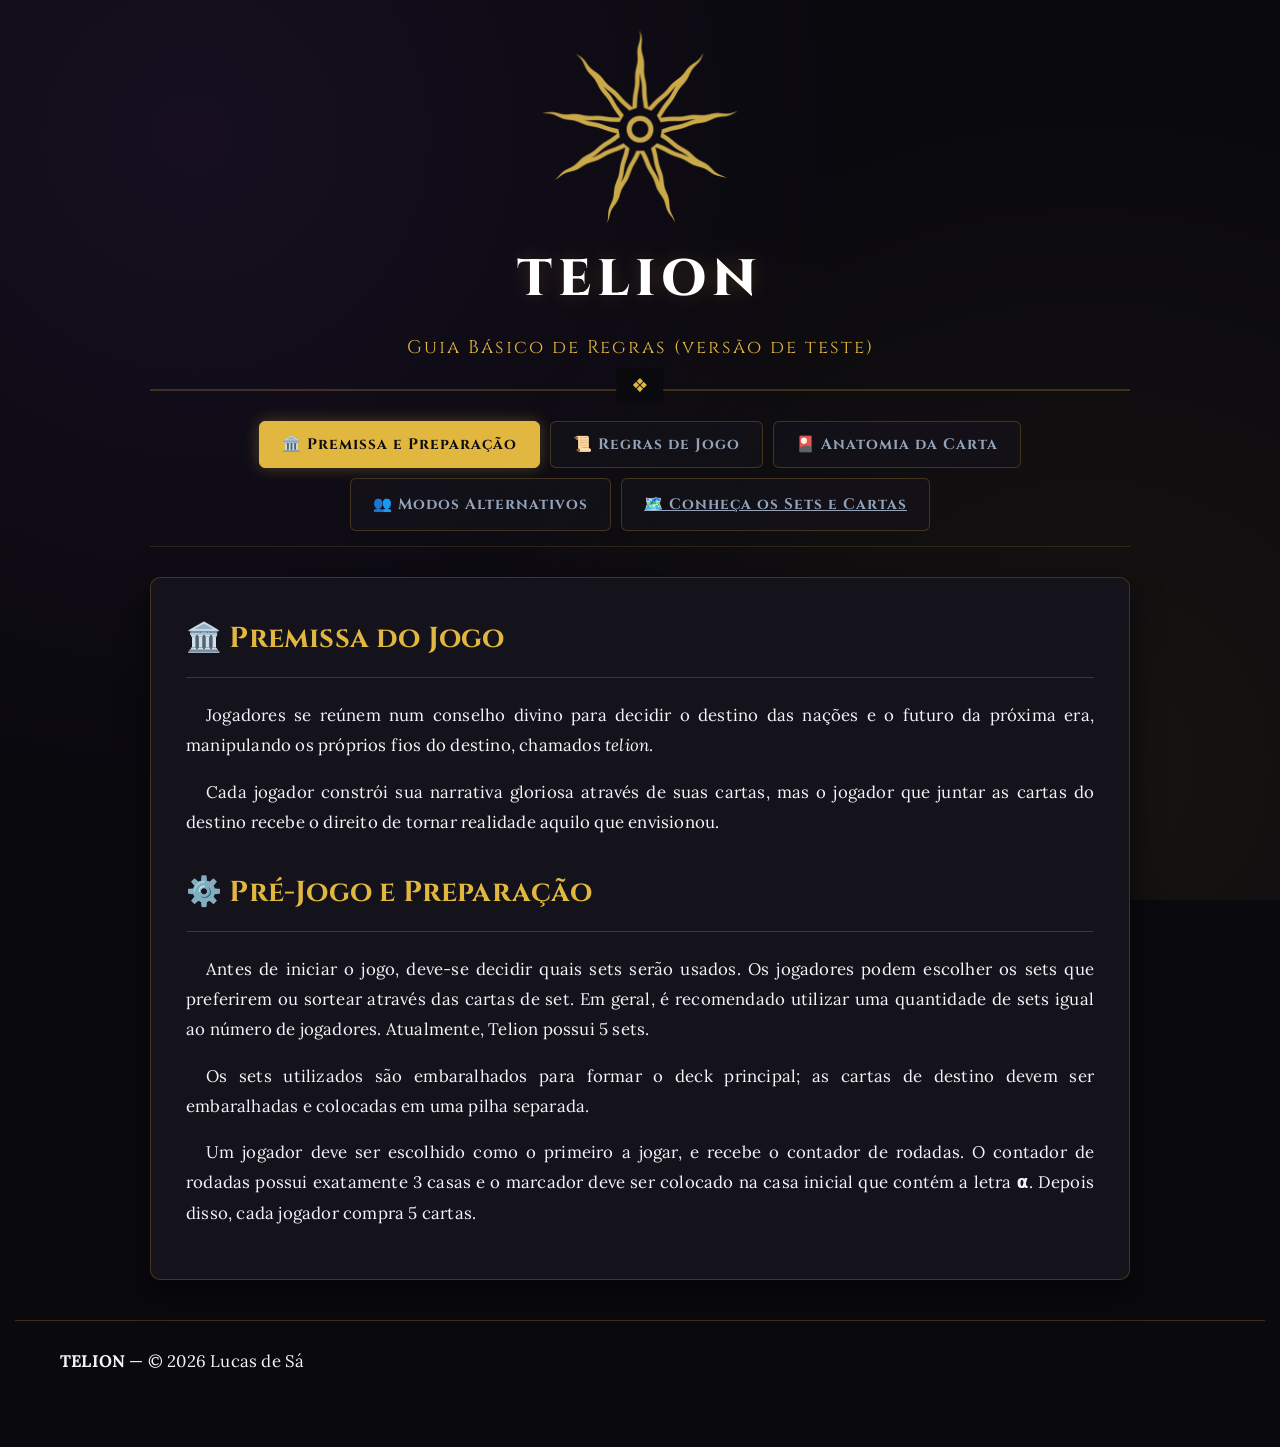
<file: index.html>
<!DOCTYPE html>
<html lang="pt-BR">
<head>
    <meta charset="UTF-8">
    <meta name="viewport" content="width=device-width, initial-scale=1.0">
    <title>Telion — Guia Básico de Regras (versão de teste)</title>
    <link rel="icon" type="image/x-icon" href="favicon.png">
    <link rel="stylesheet" href="style.css">
</head>
<body>

    <div class="container">

        <header>
            <img src="icon.png" style="width: 20%; height: auto;" alt="Telion Logo">
            <h1 class="main-title">TELION</h1>
            <div class="subtitle">Guia Básico de Regras (versão de teste)</div>
        </header>

        <!-- NAVEGAÇÃO POR TABS -->
        <nav class="tabs-nav">
            <button class="tab-button active" onclick="switchTab('premissa')">🏛️ Premissa e Preparação</button>
            <button class="tab-button" onclick="switchTab('regras')">📜 Regras de Jogo</button>
            <button class="tab-button" onclick="switchTab('anatomia')">🎴 Anatomia da Carta</button>
            <button class="tab-button" onclick="switchTab('alternativos')">👥 Modos Alternativos</button>
            <a class="tab-button" href="./sets.html">🗺️ Conheça os Sets e Cartas</a>
        </nav>

        <!-- TAB 1: PREMISSA & PRÉ-JOGO -->
        <div id="premissa" class="tab-content active">
            <div class="panel">
                <h2 class="section-title">🏛️ Premissa do Jogo</h2>
                <p>
                    Jogadores se reúnem num conselho divino para decidir o destino das nações e o futuro da próxima era, manipulando os próprios fios do destino, chamados <i>telion</i>.
                </p>
                <p>
                    Cada jogador constrói sua narrativa gloriosa através de suas cartas, mas o jogador que juntar as cartas do destino recebe o direito de tornar realidade aquilo que envisionou.
                </p>

                <h2 class="section-title" style="margin-top: 30px;">⚙️ Pré-Jogo e Preparação</h2>
                <p>
                    Antes de iniciar o jogo, deve-se decidir quais sets serão usados. Os jogadores podem escolher os sets que preferirem ou sortear através das cartas de set. Em geral, é recomendado utilizar uma quantidade de sets igual ao número de jogadores. Atualmente, Telion possui 5 sets.
                </p>
                <p>
                    Os sets utilizados são embaralhados para formar o deck principal; as cartas de destino devem ser embaralhadas e colocadas em uma pilha separada.
                </p>
                <p>
                    Um jogador deve ser escolhido como o primeiro a jogar, e recebe o contador de rodadas. O contador de rodadas possui exatamente 3 casas e o marcador deve ser colocado na casa inicial que contém a letra <strong>α</strong>. Depois disso, cada jogador compra 5 cartas.
                </p>
            </div>
        </div>

        <!-- TAB 2: REGRAS DE JOGO (FUSÃO DE TURNO + RODADAS E FASES) -->
        <div id="regras" class="tab-content">
            <div class="panel">
                <h2 class="section-title">📜 Regras de Jogo</h2>
                <p>
                    Iniciando do primeiro jogador e seguindo em sentido horário, cada jogador terá seu turno. No seu turno, o jogador possui <strong>duas opções</strong>:
                </p>

                <div class="options-grid">
                    <div class="option-box">
                        <div class="option-box-header">1ª OPÇÃO: Realizar Ações do Turno</div>
                        <p style="font-size: 0.95rem; color: var(--text-muted); margin-bottom: 10px;">Você pode realizar <strong>cada uma destas três ações uma vez</strong> durante seu turno:</p>
                        <ul>
                            <li><strong>Jogar:</strong> Colocar uma carta de sua mão em seu campo. A carta concede pontos igual ao seu <em>valor</em>.</li>
                            <li><strong>Ativar:</strong> Utilizar os efeitos de uma carta que já está em seu campo, virando-a de ponta-cabeça. A carta passa a conceder pontos conforme seu <em>valor de ativação</em>.</li>
                            <li><strong>Atacar:</strong> Utilizar uma carta de sua mão para tirar de jogo uma carta do campo de um oponente. A carta de sua mão deve ter valor igual ou maior que a carta do oponente. Ambas as cartas são descartadas.</li>
                        </ul>
                    </div>

                    <div class="option-box" style="border-color: var(--accent-purple);">
                        <div class="option-box-header" style="color: var(--accent-purple);">2ª OPÇÃO: Passar e Comprar Carta</div>
                        <p style="font-size: 1rem;">
                            Caso prefira não realizar as ações usuais em seu turno, você pode <strong>abrir mão de todas as três ações acima e simplesmente comprar uma carta</strong> do deck principal.
                        </p>
                    </div>
                </div>

                <div class="highlight-box">
                    <strong>⚠️ Regra Importante (Imanência):</strong> Não pode haver mais de uma carta do tipo <em>"Imanência"</em> no campo de um jogador ao mesmo tempo. Se o jogador já tiver uma Imanência em jogo e quiser jogar outra, a anterior deverá ser descartada.
                </div>

                <h2 class="section-title" style="margin-top: 40px;">⏳ Rodadas e Fases</h2>
                <p>
                    Quando o turno voltar ao primeiro jogador, este jogador precisa mover o marcador do contador de rodadas em uma casa. O contador possui três casas (uma fase tipicamente dura exatamente 3 rodadas). Quando o marcador retornar à casa <strong>α</strong>, isso indica a conclusão de uma fase.
                </p>

                <h3 class="subsection-title">Resolução da Fase:</h3>
                <p>
                    Ao concluir-se uma fase, os jogadores devem contar seus pontos totais em campo.
                </p>
                <ul>
                    <li><strong>O jogador com mais pontos</strong> vence a fase e compra uma carta de destino, ativando seus efeitos para toda a mesa. Caso haja empate, é preciso realizar uma rodada extra, até que haja um desempate.</li>
                    <li><strong>O jogador com menos pontos</strong> compra uma carta; caso haja empate na menor pontuação, todos os empatados compram uma carta.</li>
                </ul>

                <div class="highlight-box">
                    <strong>🌟 Cartas de Destino:</strong> Possuem efeitos globais sobre o jogo. Assim que um jogador comprar uma carta de destino, seus efeitos ficam ativos para todos. Elas não ficam no campo de nenhum jogador e não podem ser afetadas por ataques nem por efeitos que afetem o campo de jogo.
                    <br><br>
                    <strong>🏆 Vitória:</strong> Em um jogo de <strong>até 4 jogadores</strong>, vence o jogador que obtiver <strong>três cartas de destino</strong>. Se houverem <strong>mais jogadores</strong>, vence o que obtiver <strong>duas cartas de destino</strong>.
                </div>
            </div>
        </div>

        <!-- TAB 3: ANATOMIA DA CARTA -->
        <div id="anatomia" class="tab-content">
            <div class="panel">
                <h2 class="section-title">🎴 Anatomia da Carta</h2>
                <div class="anatomy-container">
                    <div class="anatomy-image-wrap">
                        <img src="exemplo.png" alt="Anatomia da Carta Telion">
                    </div>
                    <div>
                        <ul>
                            <li><strong>Valor (Topo):</strong> Valor de pontos concedidos enquanto a carta está em jogo na orientação normal.</li>
                            <li><strong>Nome da Carta</strong></li>
                            <li><strong>Tipo e Origem:</strong> Indica a categoria da carta e sua região de origem (ex: <em>Evento de Calísia</em>).</li>
                            <li><strong>Palavras-Chave e Efeito:</strong> Descrição do que a carta faz. Tanto os efeitos quanto as palavras-chave só passam a funcionar quando a carta é <strong>ativada</strong>, a não ser que a carta ou a palavra-chave digam o contrário.</li>
                            <li><strong>Valor de Ativação (Base):</strong> Pontos concedidos pela carta assim que ela é ativada (virada de ponta-cabeça).</li>
                        </ul>
                    </div>
                </div>
            </div>
        </div>

        <!-- TAB 4: GALERIA DE CARTAS (NOVA SEÇÃO) -->
        <div id="galeria" class="tab-content">
            <div class="panel">
                <h2 class="section-title">🖼️ Galeria de Cartas</h2>

                <!-- 1. CALÍSIA -->
                <div class="gallery-set-title">Prócles de Calísia</div>
                <div class="gallery-grid">
                    <!-- Substitua ou adicione as imagens de Calísia abaixo -->
                    <div class="gallery-card">
                        <img src="cartas/Calísia_10.png" alt="Tributo">
                    </div>
                    <div class="gallery-card">
                        <img src="cartas/Calísia_9.png" alt="Ordem Superior">
                    </div>
                    <div class="gallery-card">
                        <img src="cartas/Calísia_8.png" alt="Veste Púrpura">
                    </div>
                    <div class="gallery-card">
                        <img src="cartas/Calísia_7.png" alt="Conselho de Anciãos">
                    </div>
                    <div class="gallery-card">
                        <img src="cartas/Calísia_6.png" alt="Sentinela">
                    </div>
                    <div class="gallery-card">
                        <img src="cartas/Calísia_5.png" alt="Cidadela">
                    </div>
                    <div class="gallery-card">
                        <img src="cartas/Calísia_4.png" alt="Paladino">
                    </div>
                    <div class="gallery-card">
                        <img src="cartas/Calísia_3.png" alt="Coroação">
                    </div>
                    <div class="gallery-card">
                        <img src="cartas/Calísia_2.png" alt="Prócles, Conselheiro Real">
                    </div>
                    <div class="gallery-card">
                        <img src="cartas/Calísia_1.png" alt="Prócles, Rétor dos Mártires">
                    </div>
                    <div class="gallery-card">
                        <img src="cartas/Calísia_12.png" alt="Glória Imperial">
                    </div>
                    <div class="gallery-card">
                        <img src="cartas/Calísia_13.png" alt="Cânon dos Reis">
                    </div>
                </div>

                <!-- 2. EFELION -->
                <div class="gallery-set-title">Stessek de Efelion</div>
                <div class="gallery-grid">
                    <!-- Substitua ou adicione as imagens de Efelion abaixo -->
                    <div class="gallery-card">
                        <img src="cartas/Telion - Efelion_1.png" alt="Divinação">
                    </div>
                    <div class="gallery-card">
                        <img src="cartas/Telion - Efelion_2.png" alt="Sombra">
                    </div>
                    <div class="gallery-card">
                        <img src="cartas/Telion - Efelion_3.png" alt="Olhos na Escuridão">
                    </div>
                    <div class="gallery-card">
                        <img src="cartas/Telion - Efelion_4.png" alt="Enviado do Destino">
                    </div>
                    <div class="gallery-card">
                        <img src="cartas/Telion - Efelion_5.png" alt="Possessão">
                    </div>
                    <div class="gallery-card">
                        <img src="cartas/Telion - Efelion_6.png" alt="Divindade Esquecida">
                    </div>
                    <div class="gallery-card">
                        <img src="cartas/Telion - Efelion_7.png" alt="Eclipse">
                    </div>
                    <div class="gallery-card">
                        <img src="cartas/Telion - Efelion_8.png" alt="Sefret, Astro Encarnado">
                    </div>
                    <div class="gallery-card">
                        <img src="cartas/Telion - Efelion_9.png" alt="Stessek, a Astromante">
                    </div>
                    <div class="gallery-card">
                        <img src="cartas/Telion - Efelion_10.png" alt="Stessek, a Noite">
                    </div>
                    <div class="gallery-card">
                        <img src="cartas/Telion - Efelion_12.png" alt="Teose">
                    </div>
                    <div class="gallery-card">
                        <img src="cartas/Telion - Efelion_13.png" alt="Gnose">
                    </div>
                </div>

                <!-- 3. OSPER -->
                <div class="gallery-set-title">Tunmir de Osper</div>
                <div class="gallery-grid">
                    <!-- Substitua ou adicione as imagens de Osper abaixo -->
                    <div class="gallery-card">
                        <img src="cartas/Telion - Osper_1.png" alt="Ressentimento">
                    </div>
                    <div class="gallery-card">
                        <img src="cartas/Telion - Osper_2.png" alt="Espadachim">
                    </div>
                    <div class="gallery-card">
                        <img src="cartas/Telion - Osper_3.png" alt="Campos de Sangue">
                    </div>
                    <div class="gallery-card">
                        <img src="cartas/Telion - Osper_4.png" alt="Emboscada">
                    </div>
                    <div class="gallery-card">
                        <img src="cartas/Telion - Osper_5.png" alt="Espada de Osperita">
                    </div>
                    <div class="gallery-card">
                        <img src="cartas/Telion - Osper_6.png" alt="Vingança">
                    </div>
                    <div class="gallery-card">
                        <img src="cartas/Telion - Osper_7.png" alt="Caminho do Guerreiro">
                    </div>
                    <div class="gallery-card">
                        <img src="cartas/Telion - Osper_8.png" alt="Húbris">
                    </div>
                    <div class="gallery-card">
                        <img src="cartas/Telion - Osper_9.png" alt="Tunmir da Lâmina Sacra">
                    </div>
                    <div class="gallery-card">
                        <img src="cartas/Telion - Osper_10.png" alt="Tunmir, o Imortal">
                    </div>
                    <div class="gallery-card">
                        <img src="cartas/Telion - Osper_12.png" alt="Canção Imortal">
                    </div>
                    <div class="gallery-card">
                        <img src="cartas/Telion - Osper_13.png" alt="Catársis">
                    </div>
                </div>

                <!-- 4. LORVAD -->
                <div class="gallery-set-title">Astar de Lorvad</div>
                <div class="gallery-grid">
                    <!-- Substitua ou adicione as imagens de Lorvad abaixo -->
                    <div class="gallery-card">
                        <img src="cartas/Telion - Lorvad_1.png" alt="Dom da Inocência">
                    </div>
                    <div class="gallery-card">
                        <img src="cartas/Telion - Lorvad_2.png" alt="Cântico de Batalha">
                    </div>
                    <div class="gallery-card">
                        <img src="cartas/Telion - Lorvad_3.png" alt="Ventos Impetuosos">
                    </div>
                    <div class="gallery-card">
                        <img src="cartas/Telion - Lorvad_4.png" alt="Cavalo Fiel">
                    </div>
                    <div class="gallery-card">
                        <img src="cartas/Telion - Lorvad_5.png" alt="Bravura">
                    </div>
                    <div class="gallery-card">
                        <img src="cartas/Telion - Lorvad_6.png" alt="Chamado à Aventura">
                    </div>
                    <div class="gallery-card">
                        <img src="cartas/Telion - Lorvad_7.png" alt="Salto de Fé">
                    </div>
                    <div class="gallery-card">
                        <img src="cartas/Telion - Lorvad_8.png" alt="Embate Inesquecível">
                    </div>
                    <div class="gallery-card">
                        <img src="cartas/Telion - Lorvad_9.png" alt="Astar, Prodígio Cavaleiro">
                    </div>
                    <div class="gallery-card">
                        <img src="cartas/Telion - Lorvad_10.png" alt="Astar, Anjo da Liberdade">
                    </div>
                    <div class="gallery-card">
                        <img src="cartas/Telion - Lorvad_11.png" alt="Espírito Desacorrentado">
                    </div>
                    <div class="gallery-card">
                        <img src="cartas/Telion - Lorvad_12.png" alt="Romper Barreiras">
                    </div>
                </div>

                <!-- 5. MARGUN -->
                <div class="gallery-set-title">Erin de Margun</div>
                <div class="gallery-grid">
                    <!-- Substitua ou adicione as imagens de Margun abaixo -->
                    <div class="gallery-card">
                        <img src="cartas/Telion - Margun_1.png" alt="Rito Fúnebre">
                    </div>
                    <div class="gallery-card">
                        <img src="cartas/Telion - Margun_2.png" alt="Incensário">
                    </div>
                    <div class="gallery-card">
                        <img src="cartas/Telion - Margun_3.png" alt="Culto aos Ancestrais">
                    </div>
                    <div class="gallery-card">
                        <img src="cartas/Telion - Margun_4.png" alt="Jardim do Descanso">
                    </div>
                    <div class="gallery-card">
                        <img src="cartas/Telion - Margun_5.png" alt="Epitáfio">
                    </div>
                    <div class="gallery-card">
                        <img src="cartas/Telion - Margun_6.png" alt="Fantasma">
                    </div>
                    <div class="gallery-card">
                        <img src="cartas/Telion - Margun_7.png" alt="Dança dos Mortos">
                    </div>
                    <div class="gallery-card">
                        <img src="cartas/Telion - Margun_8.png" alt="Condrac, Guia do Submundo">
                    </div>
                    <div class="gallery-card">
                        <img src="cartas/Telion - Margun_9.png" alt="Erin, Dama Carpideira">
                    </div>
                    <div class="gallery-card">
                        <img src="cartas/Telion - Margun_10.png" alt="Erin, Musa da Lamentação">
                    </div>
                    <div class="gallery-card">
                        <img src="cartas/Telion - Margun_11.png" alt="Reencarnação">
                    </div>
                    <div class="gallery-card">
                        <img src="cartas/Telion - Margun_12.png" alt="Paz Eterna">
                    </div>
                </div>

            </div>
        </div>

        <!-- TAB 5: MODOS ALTERNATIVOS -->
        <div id="alternativos" class="tab-content">
            <div class="panel">
                <h2 class="section-title">👥 Modo de Duplas</h2>
                <p>
                    Recomenda-se o formato de duplas para jogos com <strong>seis jogadores ou mais</strong>.
                </p>
                <ul>
                    <li><strong>Contador de Rodadas:</strong> Neste formato, o contador de rodadas não é utilizado. Uma fase termina em apenas uma rodada.</li>
                    <li><strong>Posicionamento e Turnos:</strong> Cada dupla senta na posição oposta na mesa. Os turnos progridem individualmente como de costume.</li>
                    <li><strong>Campo Compartilhado:</strong> Os campos de cada jogador da dupla são considerados <strong>um campo só</strong>. Cartas ou efeitos que mencionem "campo" passam a se referir ao seu campo e ao da sua dupla de forma unificada.</li>
                    <li><strong>Vitória por Dupla:</strong> A dupla com mais pontos ao final da fase recebe uma carta de destino, e a dupla que acumular três cartas de destino vence o jogo.</li>
                    <li><strong>O restante das regras de Telion permanece inalterado.</strong></li>
                </ul>

                <!--
                <h2 class="section-title">Modo Oráculo/Mythos/Sagas</h2>
                
                <p>
                    Neste modo, cada jogador possui seu próprio baralho, montado previamente pelo próprio jogador.
                </p>

                <ul>
                    
                    <li><strong>Construção do baralho:</strong> Cada jogador pode escolher como montar o seu baralho, respeitando as seguintes regras: cada baralho deve ter exatamente <strong>20 cartas</strong>, sendo que há <strong>duas cartas de cada valor</strong>.</li>
                    <li> </li>

                </ul>

                <h2 class="section-title">Modo Conquista</h2>
                -->
            </div>
        </div>

        <!-- TAB 6: CONHEÇA OS SETS -->
        <div id="sets" class="tab-content">
            <div class="panel">
                <h2 class="section-title">🗺️ Os Sets de Telion</h2>
                <p style="margin-bottom: 25px;">
                    Conheça os cinco reinos e sets que compõem o universo de Telion, juntamente com suas cartas de set e palavras-chave:
                </p>

                <!-- CALÍSIA -->
                <div class="set-card">
                    <div class="set-img-wrap">
                        <img src="cartas/Calísia_11.png" alt="Prócles de Calísia">
                    </div>
                    <div>
                        <div class="set-title">1. Prócles de Calísia</div>
                        <p>
                            Calísia é a grande cidade da justiça fulminante e da proteção divina. Seus líderes e oradores defendem o povo da corrupção dos tronos, trazendo virtude, salvaguarda e ordem.
                        </p>
                        <div class="keyword-badge">Equipamento</div>
                        <p style="font-size: 0.95rem; color: var(--text-muted);">
                            Ao ser ativada, esta carta pode ser ligada a outra, colocando-a sob a carta a que será ligada. A carta ativada com Equipamento não pode ser alvo direto de ataques, mas pode ser alvo de efeitos; além disso, ela continua provendo pontos igual ao valor de ativação.
                        </p>

                        <div class="keyword-badge">Reação</div>
                        <p style="font-size: 0.95rem; color: var(--text-muted);">
                            Esta carta pode ser ativada do campo ou diretamente de sua mão a qualquer momento, sem consumir ações do turno. Se for ativada da mão, ponha-a em campo na forma ativada.
                        </p>

                        <div class="keyword-badge">Salvaguarda</div>
                        <p style="font-size: 0.95rem; color: var(--text-muted);">
                            Enquanto estiverem em seu campo, apenas cartas com Salvaguarda podem ser atacadas ou afetadas por efeitos.
                        </p>
                    </div>
                </div>

                <!-- EFELION -->
                <div class="set-card">
                    <div class="set-img-wrap">
                        <img src="cartas/Telion - Efelion_11.png" alt="Stessek de Efelion">
                    </div>
                    <div>
                        <div class="set-title">2. Stessek de Efelion</div>
                        <p>
                            Em Efelion, os fios do destino são maleáveis como a fumaça do altar. Dominado pelos astros e pelo sobrenatural, é o reino do mistério, das estrelas noturnas e das sombras.
                        </p>
                        <div class="keyword-badge">Oculto</div>
                        <p style="font-size: 0.95rem; color: var(--text-muted);">
                            Você pode jogar uma carta virada para baixo; essa carta terá o valor e os efeitos que você disser que ela tem. Outro jogador pode duvidar de suas afirmações. Se você for questionado, revele sua carta: caso ela tenha Oculto, o jogador que duvidou descarta duas cartas de sua mão, e a carta virada para baixo é virada para cima e passa a ter seus valores e efeitos reais; caso não tenha, ela é descartada e você descarta duas cartas de sua mão.
                        </p>
                    </div>
                </div>

                <!-- OSPER -->
                <div class="set-card">
                    <div class="set-img-wrap">
                        <img src="cartas/Telion - Osper_11.png" alt="Tunmir de Osper">
                    </div>
                    <div>
                        <div class="set-title">3. Tunmir de Osper</div>
                        <p>
                            Nos campos de Osper, espíritos bravios conquistam a liberdade com perícia, e os dignos herdam o mistério do sagrado metal Osperita para proteger seu povo com armas imortais.
                        </p>
                        <div class="keyword-badge">Equipamento</div>
                        <p style="font-size: 0.95rem; color: var(--text-muted);">
                            Ao ser ativada, esta carta deve ser ligada a outra. A carta ativada com Equipamento não pode ser alvo direto de ataques, mas pode ser alvo de efeitos; além disso, ela continua provendo pontos igual ao valor de ativação.
                        </p>

                        <div class="keyword-badge">Reação</div>
                        <p style="font-size: 0.95rem; color: var(--text-muted);">
                            Esta carta pode ser ativada do campo ou diretamente de sua mão a qualquer momento, sem consumir ações do turno. Se for ativada da mão, ponha-a em campo na forma ativada.
                        </p>
                    </div>
                </div>

                <!-- LORVAD -->
                <div class="set-card">
                    <div class="set-img-wrap">
                        <img src="cartas/Telion - Lorvad_13.png" alt="Astar de Lorvad">
                    </div>
                    <div>
                        <div class="set-title">4. Astar de Lorvad</div>
                        <p>
                            Lorvad, o País dos Cavaleiros. Aqueles que crescem em Lorvad aprendem desde cedo que a vida não é dada, mas conquistada. O caminho é não dobrar os joelhos antes de brandir a lança, cavalgando pelos campos em busca de liberdade eterna.
                        </p>
                        <p style="font-size: 0.9rem; color: var(--text-muted); font-style: italic;">
                            (Este set não possui palavras-chave específicas).
                        </p>
                    </div>
                </div>

                <!-- MARGUN -->
                <div class="set-card">
                    <div class="set-img-wrap">
                        <img src="cartas/Telion - Margun_13.png" alt="Erin de Margun">
                    </div>
                    <div>
                        <div class="set-title">5. Erin de Margun</div>
                        <p>
                            Em Margun, os segredos dos mortos estão guardados sob o véu do submundo. Seus divinadores e almas pias escutam os sussurros do outro lado, observando a jornada das almas no lugar entre mundos.
                        </p>
                        <p style="font-size: 0.9rem; color: var(--text-muted); font-style: italic;">
                            (Este set não possui palavras-chave específicas).
                        </p>
                    </div>
                </div>

            </div>
        </div>

    </div>

    <footer>
        <p><strong>TELION</strong> — © 2026 Lucas de Sá</p>
    </footer>

    <script>
        function switchTab(tabId) {
            // Esconde todos os conteúdos
            const contents = document.querySelectorAll('.tab-content');
            contents.forEach(content => content.classList.remove('active'));

            // Desativa todos os botões
            const buttons = document.querySelectorAll('.tab-button');
            buttons.forEach(button => button.classList.remove('active'));

            // Ativa o conteúdo selecionado
            const targetContent = document.getElementById(tabId);
            if (targetContent) {
                targetContent.classList.add('active');
            }

            // Ativa o botão clicado
            if (event && event.currentTarget) {
                event.currentTarget.classList.add('active');
            }
        }
    </script>

</body>
</html>
</file>
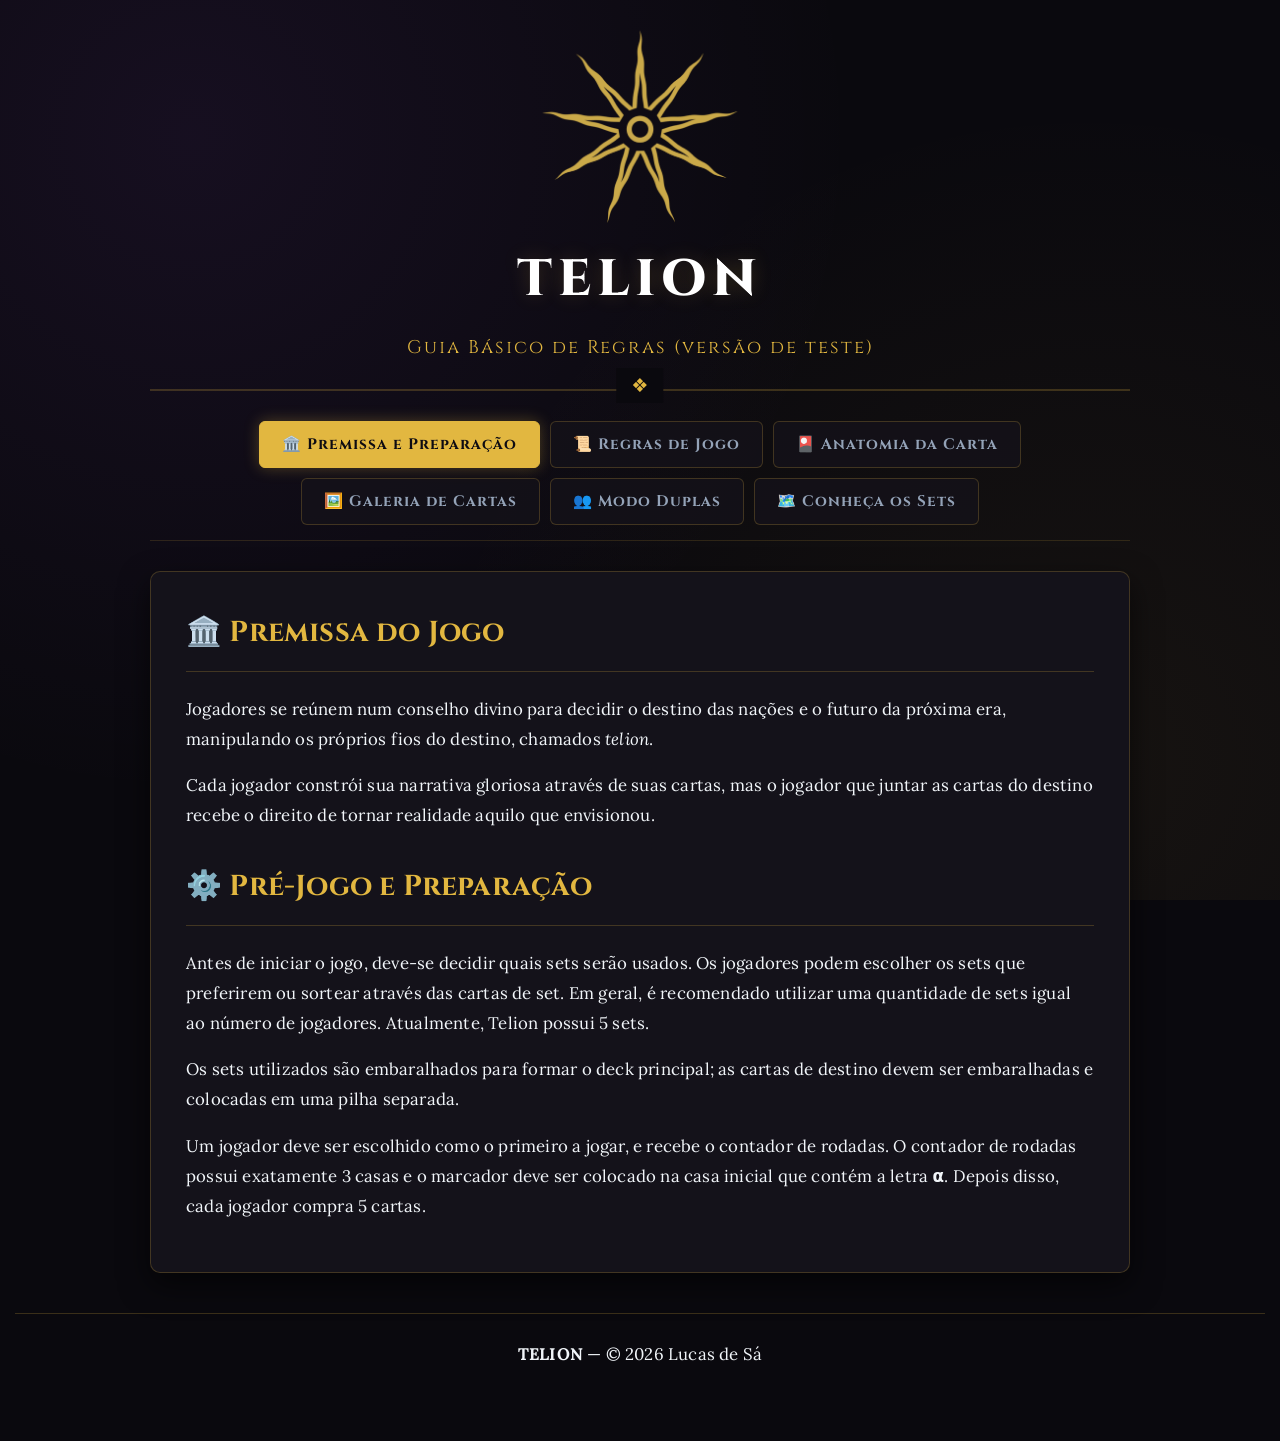
<file: gemini-code-1786307601386.html>
<!DOCTYPE html>
<html lang="pt-BR">
<head>
    <meta charset="UTF-8">
    <meta name="viewport" content="width=device-width, initial-scale=1.0">
    <title>Telion — Guia Básico de Regras (versão de teste)</title>
    <link rel="icon" type="image/x-icon" href="favicon.png">
    <style>
        @import url('https://fonts.googleapis.com/css2?family=Cinzel:wght@600;700;800&family=Lora:ital,wght@0,400;0,500;0,600;1,400&display=swap');

        :root {
            --bg-dark: #0a090e;
            --bg-card: #14121a;
            --bg-card-hover: #1c1826;
            --accent-gold: #e2b740;
            --accent-gold-glow: rgba(226, 183, 64, 0.2);
            --accent-purple: #a855f7;
            --text-main: #f1f5f9;
            --text-muted: #94a3b8;
            --border-color: rgba(226, 183, 64, 0.22);
            
            /* Tipografia otimizada para legibilidade digital */
            --font-heading: 'Cinzel', serif;
            --font-body: 'Lora', system-ui, -apple-system, sans-serif;
        }

        * {
            box-sizing: border-box;
            margin: 0;
            padding: 0;
        }

        body {
            background-color: var(--bg-dark);
            color: var(--text-main);
            font-family: var(--font-body);
            font-size: 18px;
            line-height: 1.8;
            letter-spacing: 0.2px;
            background-image: 
                radial-gradient(circle at 15% 15%, rgba(168, 85, 247, 0.08) 0%, transparent 50%),
                radial-gradient(circle at 85% 85%, rgba(226, 183, 64, 0.06) 0%, transparent 50%);
            background-attachment: fixed;
            padding: 30px 15px;
            -webkit-font-smoothing: antialiased;
        }

        .container {
            max-width: 980px;
            margin: 0 auto;
        }

        /* Header */
        header {
            text-align: center;
            padding-bottom: 25px;
            margin-bottom: 30px;
            border-bottom: 2px solid var(--border-color);
            position: relative;
        }

        header::after {
            content: '❖';
            position: absolute;
            bottom: -14px;
            left: 50%;
            transform: translateX(-50%);
            background: var(--bg-dark);
            padding: 0 15px;
            color: var(--accent-gold);
            font-size: 1.2rem;
        }

        h1.main-title {
            font-family: var(--font-heading);
            font-size: 3.2rem;
            font-weight: 800;
            letter-spacing: 6px;
            color: #ffffff;
            text-shadow: 0 0 20px var(--accent-gold-glow);
            text-transform: uppercase;
            margin-bottom: 5px;
        }

        .subtitle {
            font-family: var(--font-heading);
            font-size: 1.15rem;
            color: var(--accent-gold);
            letter-spacing: 2px;
        }

        /* NAVEGAÇÃO POR TABS */
        .tabs-nav {
            display: flex;
            flex-wrap: wrap;
            gap: 10px;
            justify-content: center;
            margin-bottom: 30px;
            border-bottom: 1px solid rgba(226, 183, 64, 0.15);
            padding-bottom: 15px;
        }

        .tab-button {
            background: rgba(20, 18, 26, 0.8);
            border: 1px solid var(--border-color);
            color: var(--text-muted);
            padding: 12px 22px;
            font-family: var(--font-heading);
            font-size: 0.95rem;
            font-weight: 700;
            letter-spacing: 1px;
            border-radius: 6px;
            cursor: pointer;
            transition: all 0.25s ease;
            display: flex;
            align-items: center;
            gap: 8px;
        }

        .tab-button:hover {
            color: #ffffff;
            border-color: var(--accent-gold);
            background: var(--bg-card-hover);
        }

        .tab-button.active {
            background: var(--accent-gold);
            color: #0d0b12;
            border-color: var(--accent-gold);
            box-shadow: 0 0 15px rgba(226, 183, 64, 0.3);
        }

        /* PAINÉIS DE CONTEÚDO */
        .tab-content {
            display: none;
            animation: fadeIn 0.3s ease-in-out;
        }

        .tab-content.active {
            display: block;
        }

        @keyframes fadeIn {
            from { opacity: 0; transform: translateY(6px); }
            to { opacity: 1; transform: translateY(0); }
        }

        .panel {
            background: var(--bg-card);
            border: 1px solid var(--border-color);
            border-radius: 10px;
            padding: 35px;
            box-shadow: 0 12px 30px rgba(0, 0, 0, 0.6);
        }

        h2.section-title {
            font-family: var(--font-heading);
            font-size: 1.8rem;
            font-weight: 700;
            color: var(--accent-gold);
            border-bottom: 1px solid var(--border-color);
            padding-bottom: 12px;
            margin-bottom: 22px;
            display: flex;
            align-items: center;
            gap: 12px;
        }

        h3.subsection-title {
            font-family: var(--font-heading);
            font-size: 1.25rem;
            font-weight: 600;
            color: #ffffff;
            margin: 24px 0 12px 0;
        }

        p {
            margin-bottom: 16px;
            font-size: 1.05rem;
            color: var(--text-main);
        }

        ul {
            margin-left: 24px;
            margin-bottom: 18px;
        }

        li {
            margin-bottom: 10px;
            font-size: 1.02rem;
        }

        /* OPÇÕES DE TURNO */
        .options-grid {
            display: grid;
            grid-template-columns: 1fr 1fr;
            gap: 20px;
            margin: 22px 0;
        }

        @media (max-width: 768px) {
            .options-grid { grid-template-columns: 1fr; }
        }

        .option-box {
            background: rgba(255, 255, 255, 0.02);
            border: 1px solid var(--border-color);
            border-radius: 8px;
            padding: 22px;
        }

        .option-box-header {
            font-family: var(--font-heading);
            font-size: 1.15rem;
            font-weight: 700;
            color: var(--accent-gold);
            margin-bottom: 12px;
            border-bottom: 1px dashed rgba(226, 183, 64, 0.3);
            padding-bottom: 8px;
        }

        /* HIGHLIGHT BOX */
        .highlight-box {
            background: rgba(226, 183, 64, 0.08);
            border-left: 4px solid var(--accent-gold);
            padding: 18px 20px;
            margin: 20px 0;
            border-radius: 0 8px 8px 0;
            font-size: 1.02rem;
        }

        /* ANATOMIA DA CARTA */
        .anatomy-container {
            display: grid;
            grid-template-columns: 1fr 1fr;
            gap: 35px;
            align-items: center;
        }

        @media (max-width: 768px) {
            .anatomy-container { grid-template-columns: 1fr; }
        }

        .anatomy-image-wrap {
            text-align: center;
        }

        .anatomy-image-wrap img {
            max-width: 100%;
            border-radius: 10px;
            border: 1px solid var(--border-color);
            box-shadow: 0 10px 25px rgba(0,0,0,0.7);
        }

        /* SETS SHOWCASE */
        .set-card {
            background: rgba(0,0,0,0.3);
            border: 1px solid var(--border-color);
            border-radius: 10px;
            padding: 24px;
            margin-bottom: 25px;
            display: grid;
            grid-template-columns: 360px 1fr;
            gap: 25px;
            align-items: start;
        }

        @media (max-width: 768px) {
            .set-card { grid-template-columns: 1fr; }
        }

        .set-img-wrap img {
            width: 100%;
            border-radius: 8px;
            border: 1px solid rgba(226, 183, 64, 0.35);
            box-shadow: 0 6px 18px rgba(0,0,0,0.6);
            transition: transform 0.3s ease;
        }

        .set-img-wrap img:hover {
            transform: scale(1.5);
            position: relative;
            z-index: 10;
        }

        .set-title {
            font-family: var(--font-heading);
            font-size: 1.5rem;
            font-weight: 700;
            color: var(--accent-gold);
            margin-bottom: 12px;
        }

        .keyword-badge {
            display: inline-block;
            background: rgba(226, 183, 64, 0.15);
            border: 1px solid var(--accent-gold);
            color: var(--accent-gold);
            padding: 4px 12px;
            border-radius: 4px;
            font-size: 0.9rem;
            font-weight: 700;
            letter-spacing: 0.5px;
            margin-top: 10px;
            margin-bottom: 6px;
        }

        /* GALERIA DE CARTAS */
        .gallery-set-title {
            font-family: var(--font-heading);
            font-size: 1.4rem;
            color: var(--accent-gold);
            margin: 30px 0 15px 0;
            border-bottom: 1px solid var(--border-color);
            padding-bottom: 6px;
        }

        .gallery-grid {
            display: grid;
            grid-template-columns: repeat(auto-fill, minmax(220px, 1fr));
            gap: 20px;
            margin-bottom: 30px;
        }

        .gallery-card {
            background: rgba(0, 0, 0, 0.25);
            border: 1px solid var(--border-color);
            border-radius: 8px;
            padding: 12px;
            text-align: center;
        }

        .gallery-card img {
            width: 100%;
            height: auto;
            border-radius: 6px;
            border: 1px solid rgba(226, 183, 64, 0.3);
            transition: transform 0.3s ease;
            cursor: pointer;
        }

        .gallery-card img:hover {
            transform: scale(1.5);
            position: relative;
            z-index: 10;
        }

        .gallery-card-caption {
            font-size: 0.88rem;
            color: var(--text-muted);
            margin-top: 8px;
            font-family: var(--font-heading);
        }

        footer {
            text-align: center;
            padding: 25px;
            color: var(--text-muted);
            font-size: 0.95rem;
            border-top: 1px solid var(--border-color);
            margin-top: 40px;
        }
    </style>
</head>
<body>

    <div class="container">

        <header>
            <img src="icon.png" style="width: 20%; height: auto;" alt="Telion Logo">
            <h1 class="main-title">TELION</h1>
            <div class="subtitle">Guia Básico de Regras (versão de teste)</div>
        </header>

        <!-- NAVEGAÇÃO POR TABS -->
        <nav class="tabs-nav">
            <button class="tab-button active" onclick="switchTab('premissa')">🏛️ Premissa e Preparação</button>
            <button class="tab-button" onclick="switchTab('regras')">📜 Regras de Jogo</button>
            <button class="tab-button" onclick="switchTab('anatomia')">🎴 Anatomia da Carta</button>
            <button class="tab-button" onclick="switchTab('galeria')">🖼️ Galeria de Cartas</button>
            <button class="tab-button" onclick="switchTab('duplas')">👥 Modo Duplas</button>
            <button class="tab-button" onclick="switchTab('sets')">🗺️ Conheça os Sets</button>
        </nav>

        <!-- TAB 1: PREMISSA & PRÉ-JOGO -->
        <div id="premissa" class="tab-content active">
            <div class="panel">
                <h2 class="section-title">🏛️ Premissa do Jogo</h2>
                <p>
                    Jogadores se reúnem num conselho divino para decidir o destino das nações e o futuro da próxima era, manipulando os próprios fios do destino, chamados <i>telion</i>.
                </p>
                <p>
                    Cada jogador constrói sua narrativa gloriosa através de suas cartas, mas o jogador que juntar as cartas do destino recebe o direito de tornar realidade aquilo que envisionou.
                </p>

                <h2 class="section-title" style="margin-top: 30px;">⚙️ Pré-Jogo e Preparação</h2>
                <p>
                    Antes de iniciar o jogo, deve-se decidir quais sets serão usados. Os jogadores podem escolher os sets que preferirem ou sortear através das cartas de set. Em geral, é recomendado utilizar uma quantidade de sets igual ao número de jogadores. Atualmente, Telion possui 5 sets.
                </p>
                <p>
                    Os sets utilizados são embaralhados para formar o deck principal; as cartas de destino devem ser embaralhadas e colocadas em uma pilha separada.
                </p>
                <p>
                    Um jogador deve ser escolhido como o primeiro a jogar, e recebe o contador de rodadas. O contador de rodadas possui exatamente 3 casas e o marcador deve ser colocado na casa inicial que contém a letra <strong>α</strong>. Depois disso, cada jogador compra 5 cartas.
                </p>
            </div>
        </div>

        <!-- TAB 2: REGRAS DE JOGO (FUSÃO DE TURNO + RODADAS E FASES) -->
        <div id="regras" class="tab-content">
            <div class="panel">
                <h2 class="section-title">📜 Regras de Jogo</h2>
                <p>
                    Iniciando do primeiro jogador e seguindo em sentido horário, cada jogador terá seu turno. No seu turno, o jogador possui <strong>duas opções</strong>:
                </p>

                <div class="options-grid">
                    <div class="option-box">
                        <div class="option-box-header">1ª OPÇÃO: Realizar Ações do Turno</div>
                        <p style="font-size: 0.95rem; color: var(--text-muted); margin-bottom: 10px;">Você pode realizar <strong>cada uma destas três ações uma vez</strong> durante seu turno:</p>
                        <ul>
                            <li><strong>Jogar:</strong> Colocar uma carta de sua mão em seu campo. A carta concede pontos igual ao seu <em>valor</em>.</li>
                            <li><strong>Ativar:</strong> Utilizar os efeitos de uma carta que já está em seu campo, virando-a de ponta-cabeça. A carta passa a conceder pontos conforme seu <em>valor de ativação</em>.</li>
                            <li><strong>Atacar:</strong> Utilizar uma carta de sua mão para tirar de jogo uma carta do campo de um oponente. A carta de sua mão deve ter valor igual ou maior que a carta do oponente. Ambas as cartas são descartadas.</li>
                        </ul>
                    </div>

                    <div class="option-box" style="border-color: var(--accent-purple);">
                        <div class="option-box-header" style="color: var(--accent-purple);">2ª OPÇÃO: Passar e Comprar Carta</div>
                        <p style="font-size: 1rem;">
                            Caso prefira não realizar as ações usuais em seu turno, você pode <strong>abrir mão de todas as três ações acima e simplesmente comprar uma carta</strong> do deck principal.
                        </p>
                    </div>
                </div>

                <div class="highlight-box">
                    <strong>⚠️ Regra Importante (Imanência):</strong> Não pode haver mais de uma carta do tipo <em>"Imanência"</em> no campo de um jogador ao mesmo tempo. Se o jogador já tiver uma Imanência em jogo e quiser jogar outra, a anterior deverá ser descartada.
                </div>

                <h2 class="section-title" style="margin-top: 40px;">⏳ Rodadas e Fases</h2>
                <p>
                    Quando o turno voltar ao primeiro jogador, este jogador precisa mover o marcador do contador de rodadas em uma casa. O contador possui três casas (uma fase tipicamente dura exatamente 3 rodadas). Quando o marcador retornar à casa <strong>α</strong>, isso indica a conclusão de uma fase.
                </p>

                <h3 class="subsection-title">Resolução da Fase:</h3>
                <p>
                    Ao concluir-se uma fase, os jogadores devem contar seus pontos totais em campo.
                </p>
                <ul>
                    <li><strong>O jogador com mais pontos</strong> vence a fase e compra uma carta de destino, ativando seus efeitos para toda a mesa. Caso haja empate, é preciso realizar uma rodada extra, até que haja um desempate.</li>
                    <li><strong>O jogador com menos pontos</strong> compra uma carta; caso haja empate na menor pontuação, todos os empatados compram uma carta.</li>
                </ul>

                <div class="highlight-box">
                    <strong>🌟 Cartas de Destino:</strong> Possuem efeitos globais sobre o jogo. Assim que um jogador comprar uma carta de destino, seus efeitos ficam ativos para todos. Elas não ficam no campo de nenhum jogador e não podem ser afetadas por ataques nem por efeitos que afetem o campo de jogo.
                    <br><br>
                    <strong>🏆 Vitória:</strong> Vence o jogador que obtiver três cartas de destino.
                </div>
            </div>
        </div>

        <!-- TAB 3: ANATOMIA DA CARTA -->
        <div id="anatomia" class="tab-content">
            <div class="panel">
                <h2 class="section-title">🎴 Anatomia da Carta</h2>
                <div class="anatomy-container">
                    <div class="anatomy-image-wrap">
                        <img src="Calísia_9.png" alt="Anatomia da Carta Telion">
                    </div>
                    <div>
                        <ul>
                            <li><strong>Valor (Topo):</strong> Valor de pontos concedidos enquanto a carta está em jogo na orientação normal.</li>
                            <li><strong>Nome da Carta</strong></li>
                            <li><strong>Tipo e Origem:</strong> Indica a categoria da carta e sua região de origem (ex: <em>Evento de Calísia</em>).</li>
                            <li><strong>Palavras-Chave e Efeito:</strong> Descrição do que a carta faz. Tanto os efeitos quanto as palavras-chave só passam a funcionar quando a carta é <strong>ativada</strong>, a não ser que a carta ou a palavra-chave digam o contrário.</li>
                            <li><strong>Valor de Ativação (Base):</strong> Pontos concedidos pela carta assim que ela é ativada (virada de ponta-cabeça).</li>
                        </ul>
                    </div>
                </div>
            </div>
        </div>

        <!-- TAB 4: GALERIA DE CARTAS (NOVA SEÇÃO) -->
        <div id="galeria" class="tab-content">
            <div class="panel">
                <h2 class="section-title">🖼️ Galeria de Cartas</h2>
                <p>
                    Examine as cartas de jogo e cartas de destino pertencentes a cada um dos reinos de Telion. Passe o cursor do mouse sobre qualquer carta para dar zoom e ler seus detalhes.
                </p>

                <!-- 1. CALÍSIA -->
                <div class="gallery-set-title">1. Calísia</div>
                <div class="gallery-grid">
                    <div class="gallery-card">
                        <img src="Calísia_11.png" alt="Prócles de Calísia">
                        <div class="gallery-card-caption">Prócles de Calísia (Carta de Set)</div>
                    </div>
                    <!-- Substitua ou adicione as imagens de Calísia abaixo -->
                    <div class="gallery-card">
                        <img src="Calísia_9.png" alt="Carta de Jogo - Calísia">
                        <div class="gallery-card-caption">Carta de Jogo</div>
                    </div>
                    <div class="gallery-card">
                        <img src="Calísia_11.png" alt="Carta de Destino - Calísia">
                        <div class="gallery-card-caption">Carta de Destino</div>
                    </div>
                </div>

                <!-- 2. EFELION -->
                <div class="gallery-set-title">2. Efelion</div>
                <div class="gallery-grid">
                    <div class="gallery-card">
                        <img src="Telion - Efelion_11.png" alt="Stessek de Efelion">
                        <div class="gallery-card-caption">Stessek de Efelion (Carta de Set)</div>
                    </div>
                    <!-- Substitua ou adicione as imagens de Efelion abaixo -->
                    <div class="gallery-card">
                        <img src="Telion - Efelion_11.png" alt="Carta de Jogo - Efelion">
                        <div class="gallery-card-caption">Carta de Jogo</div>
                    </div>
                    <div class="gallery-card">
                        <img src="Telion - Efelion_11.png" alt="Carta de Destino - Efelion">
                        <div class="gallery-card-caption">Carta de Destino</div>
                    </div>
                </div>

                <!-- 3. OSPER -->
                <div class="gallery-set-title">3. Osper</div>
                <div class="gallery-grid">
                    <div class="gallery-card">
                        <img src="Telion - Osper_11.png" alt="Tunmir de Osper">
                        <div class="gallery-card-caption">Tunmir de Osper (Carta de Set)</div>
                    </div>
                    <!-- Substitua ou adicione as imagens de Osper abaixo -->
                    <div class="gallery-card">
                        <img src="Telion - Osper_11.png" alt="Carta de Jogo - Osper">
                        <div class="gallery-card-caption">Carta de Jogo</div>
                    </div>
                    <div class="gallery-card">
                        <img src="Telion - Osper_11.png" alt="Carta de Destino - Osper">
                        <div class="gallery-card-caption">Carta de Destino</div>
                    </div>
                </div>

                <!-- 4. LORVAD -->
                <div class="gallery-set-title">4. Lorvad</div>
                <div class="gallery-grid">
                    <div class="gallery-card">
                        <img src="Telion - Lorvad_13.png" alt="Astar de Lorvad">
                        <div class="gallery-card-caption">Astar de Lorvad (Carta de Set)</div>
                    </div>
                    <!-- Substitua ou adicione as imagens de Lorvad abaixo -->
                    <div class="gallery-card">
                        <img src="Telion - Lorvad_13.png" alt="Carta de Jogo - Lorvad">
                        <div class="gallery-card-caption">Carta de Jogo</div>
                    </div>
                    <div class="gallery-card">
                        <img src="Telion - Lorvad_13.png" alt="Carta de Destino - Lorvad">
                        <div class="gallery-card-caption">Carta de Destino</div>
                    </div>
                </div>

                <!-- 5. MARGUN -->
                <div class="gallery-set-title">5. Margun</div>
                <div class="gallery-grid">
                    <div class="gallery-card">
                        <img src="Telion - Margun_13.png" alt="Erin de Margun">
                        <div class="gallery-card-caption">Erin de Margun (Carta de Set)</div>
                    </div>
                    <!-- Substitua ou adicione as imagens de Margun abaixo -->
                    <div class="gallery-card">
                        <img src="Telion - Margun_13.png" alt="Carta de Jogo - Margun">
                        <div class="gallery-card-caption">Carta de Jogo</div>
                    </div>
                    <div class="gallery-card">
                        <img src="Telion - Margun_13.png" alt="Carta de Destino - Margun">
                        <div class="gallery-card-caption">Carta de Destino</div>
                    </div>
                </div>

            </div>
        </div>

        <!-- TAB 5: MODO DUPLAS -->
        <div id="duplas" class="tab-content">
            <div class="panel">
                <h2 class="section-title">👥 Modo Alternativo: Duplas</h2>
                <p>
                    Recomenda-se o formato de duplas para jogos com <strong>seis jogadores ou mais</strong>.
                </p>
                <ul>
                    <li><strong>Contador de Rodadas:</strong> Neste formato, o contador de rodadas não é utilizado. Uma fase termina em apenas uma rodada.</li>
                    <li><strong>Posicionamento e Turnos:</strong> Cada dupla senta na posição oposta na mesa. Os turnos progridem individualmente como de costume.</li>
                    <li><strong>Campo Compartilhado:</strong> Os campos de cada jogador da dupla são considerados <strong>um campo só</strong>. Cartas ou efeitos que mencionem "campo" passam a se referir ao seu campo e ao da sua dupla de forma unificada.</li>
                    <li><strong>Vitória por Dupla:</strong> A dupla com mais pontos ao final da fase recebe uma carta de destino, e a dupla que acumular três cartas de destino vence o jogo. O restante das regras de Telion permanece inalterado.</li>
                </ul>
            </div>
        </div>

        <!-- TAB 6: CONHEÇA OS SETS -->
        <div id="sets" class="tab-content">
            <div class="panel">
                <h2 class="section-title">🗺️ Os Sets de Telion</h2>
                <p style="margin-bottom: 25px;">
                    Conheça os cinco reinos e sets que compõem o universo de Telion, juntamente com suas cartas de set e palavras-chave:
                </p>

                <!-- CALÍSIA -->
                <div class="set-card">
                    <div class="set-img-wrap">
                        <img src="Calísia_11.png" alt="Prócles de Calísia">
                    </div>
                    <div>
                        <div class="set-title">1. Prócles de Calísia</div>
                        <p>
                            Calísia é a grande cidade da justiça fulminante e da proteção divina. Seus líderes e oradores defendem o povo da corrupção dos tronos, trazendo virtude, salvaguarda e ordem.
                        </p>
                        <div class="keyword-badge">Equipamento</div>
                        <p style="font-size: 0.95rem; color: var(--text-muted);">
                            Ao ser ativada, esta carta pode ser ligada a outra, colocando-a sob a carta a que será ligada. A carta ativada com Equipamento não pode ser alvo direto de ataques, mas pode ser alvo de efeitos; além disso, ela continua provendo pontos igual ao valor de ativação.
                        </p>

                        <div class="keyword-badge">Reação</div>
                        <p style="font-size: 0.95rem; color: var(--text-muted);">
                            Esta carta pode ser ativada do campo ou diretamente de sua mão a qualquer momento, sem consumir ações do turno. Se for ativada da mão, ponha-a em campo na forma ativada.
                        </p>

                        <div class="keyword-badge">Salvaguarda</div>
                        <p style="font-size: 0.95rem; color: var(--text-muted);">
                            Enquanto estiverem em seu campo, apenas cartas com Salvaguarda podem ser atacadas ou afetadas por efeitos.
                        </p>
                    </div>
                </div>

                <!-- EFELION -->
                <div class="set-card">
                    <div class="set-img-wrap">
                        <img src="Telion - Efelion_11.png" alt="Stessek de Efelion">
                    </div>
                    <div>
                        <div class="set-title">2. Stessek de Efelion</div>
                        <p>
                            Em Efelion, os fios do destino são maleáveis como a fumaça do altar. Dominado pelos astros e pelo sobrenatural, é o reino do mistério, das estrelas noturnas e das sombras.
                        </p>
                        <div class="keyword-badge">Oculto</div>
                        <p style="font-size: 0.95rem; color: var(--text-muted);">
                            Você pode jogar uma carta virada para baixo; essa carta terá o valor e os efeitos que você disser que ela tem. Outro jogador pode duvidar de suas afirmações. Se você for questionado, revele sua carta: caso ela tenha Oculto, o jogador que duvidou descarta duas cartas de sua mão, e a carta virada para baixo é virada para cima e passa a ter seus valores e efeitos reais; caso não tenha, ela é descartada e você descarta duas cartas de sua mão.
                        </p>
                    </div>
                </div>

                <!-- OSPER -->
                <div class="set-card">
                    <div class="set-img-wrap">
                        <img src="Telion - Osper_11.png" alt="Tunmir de Osper">
                    </div>
                    <div>
                        <div class="set-title">3. Tunmir de Osper</div>
                        <p>
                            Nos campos de Osper, espíritos bravios conquistam a liberdade com perícia, e os dignos herdam o mistério do sagrado metal Osperita para proteger seu povo com armas imortais.
                        </p>
                        <div class="keyword-badge">Equipamento</div>
                        <p style="font-size: 0.95rem; color: var(--text-muted);">
                            Ao ser ativada, esta carta deve ser ligada a outra. A carta ativada com Equipamento não pode ser alvo direto de ataques, mas pode ser alvo de efeitos; além disso, ela continua provendo pontos igual ao valor de ativação.
                        </p>

                        <div class="keyword-badge">Reação</div>
                        <p style="font-size: 0.95rem; color: var(--text-muted);">
                            Esta carta pode ser ativada do campo ou diretamente de sua mão a qualquer momento, sem consumir ações do turno. Se for ativada da mão, ponha-a em campo na forma ativada.
                        </p>
                    </div>
                </div>

                <!-- LORVAD -->
                <div class="set-card">
                    <div class="set-img-wrap">
                        <img src="Telion - Lorvad_13.png" alt="Astar de Lorvad">
                    </div>
                    <div>
                        <div class="set-title">4. Astar de Lorvad</div>
                        <p>
                            Lorvad, o País dos Cavaleiros. Aqueles que crescem em Lorvad aprendem desde cedo que a vida não é dada, mas conquistada. O caminho é não dobrar os joelhos antes de brandir a lança, cavalgando pelos campos em busca de liberdade eterna.
                        </p>
                        <p style="font-size: 0.9rem; color: var(--text-muted); font-style: italic;">
                            (Este set não possui palavras-chave específicas).
                        </p>
                    </div>
                </div>

                <!-- MARGUN -->
                <div class="set-card">
                    <div class="set-img-wrap">
                        <img src="Telion - Margun_13.png" alt="Erin de Margun">
                    </div>
                    <div>
                        <div class="set-title">5. Erin de Margun</div>
                        <p>
                            Em Margun, os segredos dos mortos estão guardados sob o véu do submundo. Seus divinadores e almas pias escutam os sussurros do outro lado, observando a jornada das almas no lugar entre mundos.
                        </p>
                        <p style="font-size: 0.9rem; color: var(--text-muted); font-style: italic;">
                            (Este set não possui palavras-chave específicas).
                        </p>
                    </div>
                </div>

            </div>
        </div>

    </div>

    <footer>
        <p><strong>TELION</strong> — © 2026 Lucas de Sá</p>
    </footer>

    <script>
        function switchTab(tabId) {
            // Esconde todos os conteúdos
            const contents = document.querySelectorAll('.tab-content');
            contents.forEach(content => content.classList.remove('active'));

            // Desativa todos os botões
            const buttons = document.querySelectorAll('.tab-button');
            buttons.forEach(button => button.classList.remove('active'));

            // Ativa o conteúdo selecionado
            const targetContent = document.getElementById(tabId);
            if (targetContent) {
                targetContent.classList.add('active');
            }

            // Ativa o botão clicado
            if (event && event.currentTarget) {
                event.currentTarget.classList.add('active');
            }
        }
    </script>

</body>
</html>
</file>
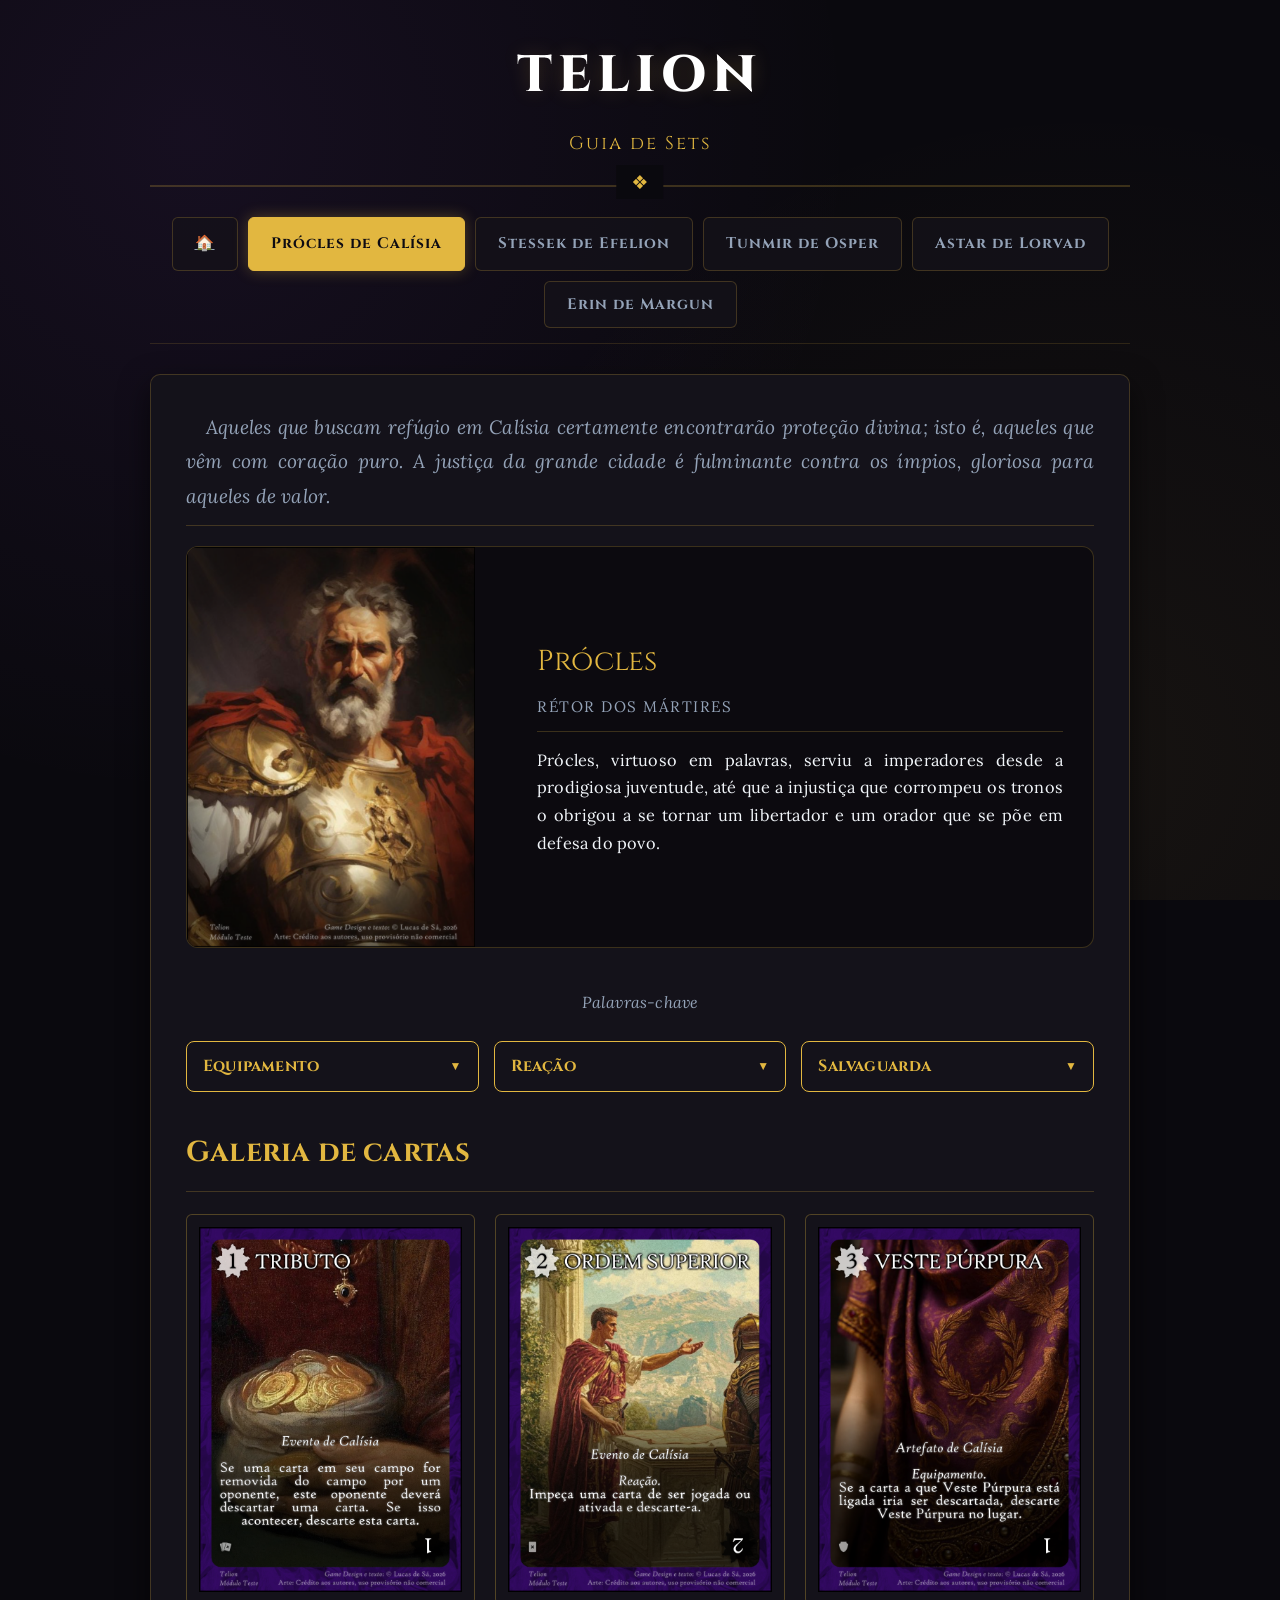
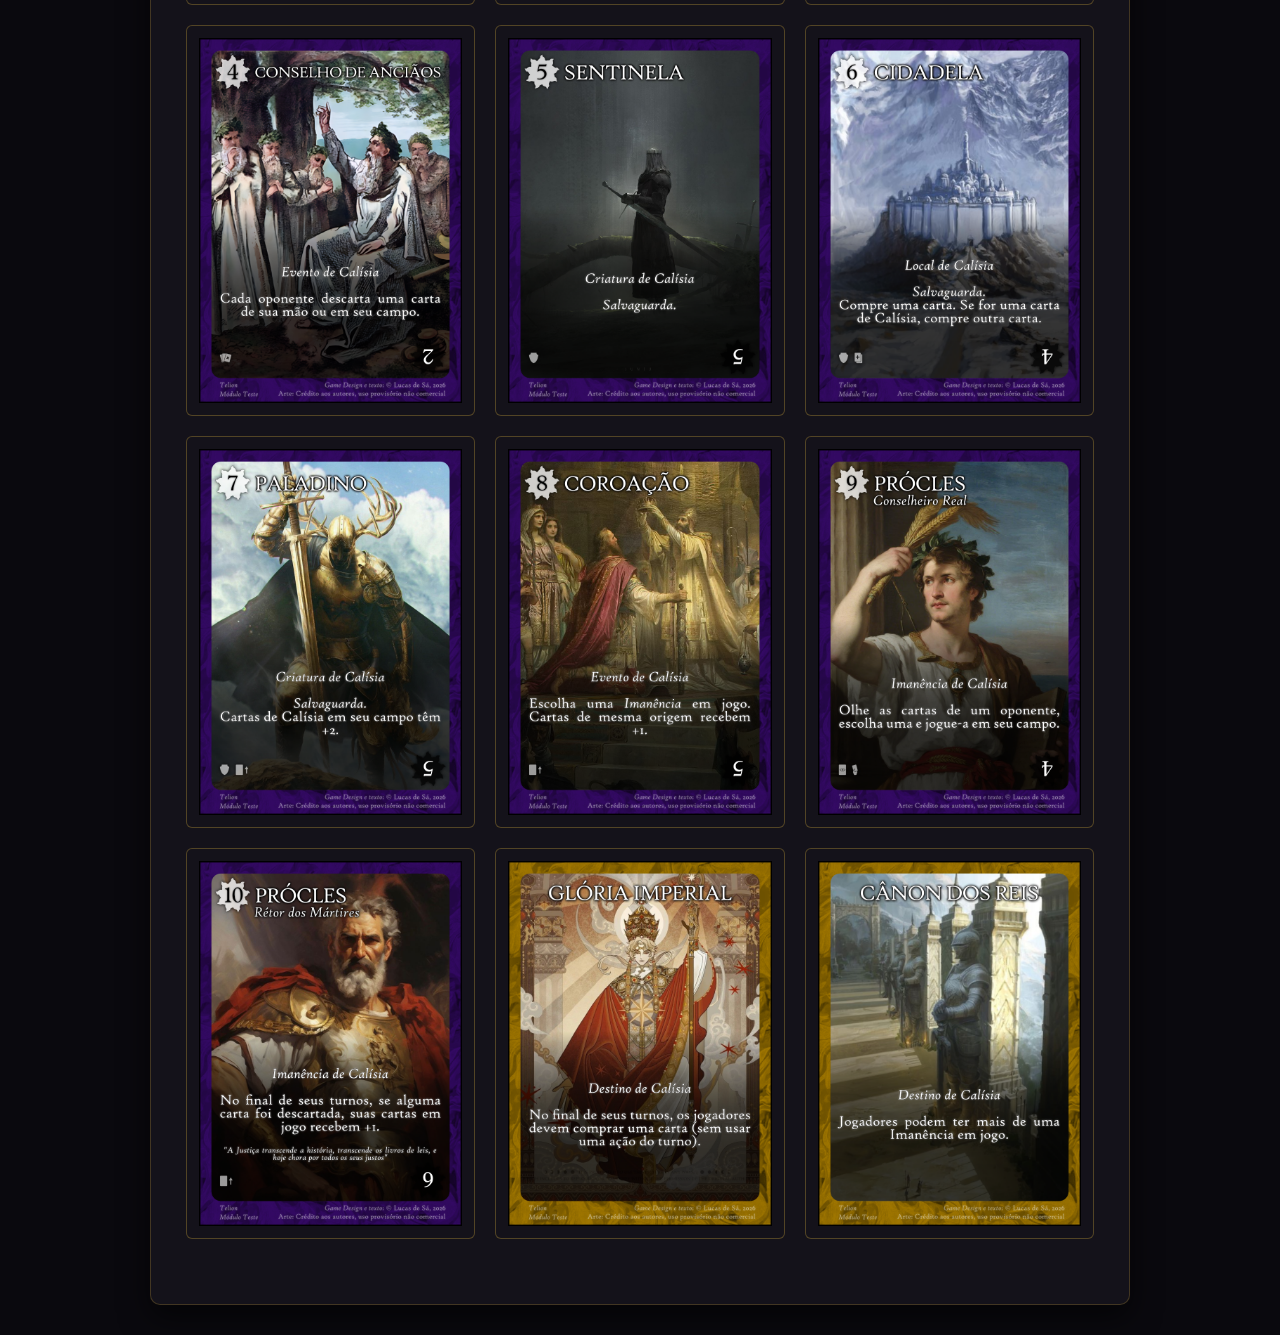
<file: sets.html>
<!DOCTYPE html>
<html lang="pt-BR">
<head>
    <meta charset="UTF-8">
    <meta name="viewport" content="width=device-width, initial-scale=1.0">
    <title>Telion — Sets</title>
    <link rel="icon" type="image/x-icon" href="favicon.png">
    <link rel="stylesheet" href="style.css">
</head>

<body>

    <div class="container">
        <header>
            <h1 class="main-title">TELION</h1>
            <div class="subtitle">Guia de Sets</div>
        </header>

        <nav class="tabs-nav">
            <a class="tab-button" href="./index.html">🏠</a>
            <button class="tab-button active" onclick="switchTab('procles')">Prócles de Calísia</button>
            <button class="tab-button" onclick="switchTab('stessek')">Stessek de Efelion</button>
            <button class="tab-button" onclick="switchTab('tunmir')">Tunmir de Osper</button>
            <button class="tab-button" onclick="switchTab('astar')">Astar de Lorvad</button>
            <button class="tab-button" onclick="switchTab('erin')">Erin de Margun</button>
        </nav>

        <div id="procles" class="tab-content active">
            <div class="panel">

                <p class="set-intro">
                    <i>Aqueles que buscam refúgio em Calísia certamente encontrarão proteção divina; isto é, aqueles que vêm com coração puro. A justiça da grande cidade é fulminante contra os ímpios, gloriosa para aqueles de valor.</i>
                </p>

                
                <div class="heroes-showcase">
                    <div class="hero-banner-card">
                        <img class="hero-banner-img" src="Calísia - Prócles.png" alt="Prócles">
                        <div class="hero-banner-content">
                            <div class="hero-banner-name">Prócles</div>
                            <div class="hero-banner-role">Rétor dos Mártires</div>
                            <p class="hero-banner-bio">Prócles, virtuoso em palavras, serviu a imperadores desde a prodigiosa juventude, até que a injustiça que corrompeu os tronos o obrigou a se tornar um libertador e um orador que se põe em defesa do povo.</p>
                        </div>
                    </div>
                </div>

                <p style="font-size: 1rem; color: var(--text-muted); text-align: center; font-style: italic; text-indent: 0px;">Palavras-chave</p>

                <div class="keywords-grid">
                    
                    <details class="kw-dropdown-item">
                        <summary>Equipamento</summary>
                        <div class="kw-dropdown-body">
                            <p>
                                Ao ser ativada, esta carta deve ser ligada a outra. A carta ativada com <i>Equipamento</i> não pode ser alvo direto de ataques, mas pode ser alvo de efeitos; além disso, ela continua provendo pontos igual ao valor de ativação.
                            </p>
                        </div>
                    </details>

                    <details class="kw-dropdown-item">
                        <summary>Reação</summary>
                        <div class="kw-dropdown-body">
                            <p>
                                Esta carta pode ser ativada do campo ou diretamente de sua mão a qualquer momento, sem consumir ações do turno. Se for ativada da mão, ponha-a em campo na forma ativada.
                            </p>
                        </div>
                    </details>

                    <details class="kw-dropdown-item">
                        <summary>Salvaguarda</summary>
                        <div class="kw-dropdown-body">
                            <p>
                                Se alguma outra carta em seu campo seria descartada, descarte esta carta em seu lugar. Efeitos que afetam o campo afetam primeiro cartas com Salvaguarda e depois o restante das cartas.
                            </p>
                        </div>
                    </details>

                </div>

                <h2 class="section-title">Galeria de cartas</h2>

                <div class="gallery-grid">
                    <!-- Substitua ou adicione as imagens de Calísia abaixo -->
                        <img class="gallery-card" loading="lazy" src="cartas/Calísia_10.png" alt="Tributo">
                        <img class="gallery-card" loading="lazy" src="cartas/Calísia_9.png" alt="Ordem Superior">
                        <img class="gallery-card" loading="lazy" src="cartas/Calísia_8.png" alt="Veste Púrpura">
                        <img class="gallery-card" loading="lazy" src="cartas/Calísia_7.png" alt="Conselho de Anciãos">
                        <img class="gallery-card" loading="lazy" src="cartas/Calísia_6.png" alt="Sentinela">
                        <img class="gallery-card" loading="lazy" src="cartas/Calísia_5.png" alt="Cidadela">
                        <img class="gallery-card" loading="lazy" src="cartas/Calísia_4.png" alt="Paladino">
                        <img class="gallery-card" loading="lazy" src="cartas/Calísia_3.png" alt="Coroação">
                        <img class="gallery-card" loading="lazy" src="cartas/Calísia_2.png" alt="Prócles, Conselheiro Real">
                        <img class="gallery-card" loading="lazy" src="cartas/Calísia_1.png" alt="Prócles, Rétor dos Mártires">
                        <img class="gallery-card" loading="lazy" src="cartas/Calísia_12.png" alt="Glória Imperial">
                        <img class="gallery-card" loading="lazy" src="cartas/Calísia_13.png" alt="Cânon dos Reis">
                </div>

            </div>
        </div>

        <div id="stessek" class="tab-content">
            <div class="panel">
                
                <p class="set-intro">
                    Em Efelion, os fios do destino são mais maleáveis, leves como o incenso, esguios como os riachos. Os mais atentos ao sobrenatural são capazes de ver e ouvir aquilo que os espíritos escondem.
                </p>

                <div class="heroes-showcase">
                    <div class="hero-banner-card">
                        <img class="hero-banner-img" src="Efelion - Stessek.png" alt="Stessek">
                        <div class="hero-banner-content">
                            <div class="hero-banner-name">Stessek</div>
                            <div class="hero-banner-role">a Noite</div>
                            <p class="hero-banner-bio">
                                Stessek sempre foi atenta aos astros. Ainda jovem, se tornou presciente, e, antes da avançada idade, foi tomada pelos ventos como a dama de todas as estrelas noturnas.
                            </p>
                        </div>
                    </div>
                </div>

                <p style="font-size: 1rem; color: var(--text-muted); text-align: center; font-style: italic; text-indent: 0px;">Palavras-chave</p>

                <div class="keywords-grid">
                    
                    <details class="kw-dropdown-item">
                        <summary>Oculto</summary>
                        <div class="kw-dropdown-body">
                            <p>
                                Você pode jogar uma carta virada para baixo; esta carta terá o valor e os efeitos que você disser que ela tem. Outro jogador pode duvidar de suas afirmações. Se você for questionado, revele sua carta:
                            </p>
                            <ul>
                                <li>Caso ela tenha <i>Oculto</i>, o jogador que duvidou descarta duas cartas de sua mão, e a carta virada para baixo é virada para cima e passa a ter seus valores reais;</li>
                                <li>Caso ela não tenha <i>Oculto</i>, ela é descartada e você descarta uma carta de sua mão.
                            </ul>
                        </div>
                    </details>

                </div>

                <h2 class="section-title">Galeria de cartas</h2>

                <div class="gallery-grid">

                        <img class="gallery-card" loading="lazy" src="cartas/Telion - Efelion_1.png" alt="Divinação">
                        <img class="gallery-card" loading="lazy" src="cartas/Telion - Efelion_2.png" alt="Sombra">
                        <img class="gallery-card" loading="lazy" src="cartas/Telion - Efelion_3.png" alt="Olhos na Escuridão">
                        <img class="gallery-card" loading="lazy" src="cartas/Telion - Efelion_4.png" alt="Enviado do Destino">
                        <img class="gallery-card" loading="lazy" src="cartas/Telion - Efelion_5.png" alt="Possessão">
                        <img class="gallery-card" loading="lazy" src="cartas/Telion - Efelion_6.png" alt="Divindade Esquecida">
                        <img class="gallery-card" loading="lazy" src="cartas/Telion - Efelion_7.png" alt="Eclipse">
                        <img class="gallery-card" loading="lazy" src="cartas/Telion - Efelion_8.png" alt="Sefret, Astro Encarnado">
                        <img class="gallery-card" loading="lazy" src="cartas/Telion - Efelion_9.png" alt="Stessek, a Astromante">
                        <img class="gallery-card" loading="lazy" src="cartas/Telion - Efelion_10.png" alt="Stessek, a Noite">
                        <img class="gallery-card" loading="lazy" src="cartas/Telion - Efelion_12.png" alt="Teose">
                        <img class="gallery-card" loading="lazy" src="cartas/Telion - Efelion_13.png" alt="Gnose">

                </div>

            </div>
        </div>

        <div id="tunmir" class="tab-content">
            <div class="panel">
                
                <p class="set-intro">
                    Nos campos de Osper, aqueles de espírito bravio herdam o louvor das gerações. Os que anseiam por liberdade a conquistam com perícia e os dignos recebem o mistério do sagrado metal Osperita.
                </p>

                <div class="heroes-showcase">
                    <div class="hero-banner-card">
                        <img class="hero-banner-img" src="Osper - Tunmir.png" alt="Tunmir">
                        <div class="hero-banner-content">
                            <div class="hero-banner-name">Tunmir</div>
                            <div class="hero-banner-role">o Imortal</div>
                            <p class="hero-banner-bio">
                                Escolhido pela Senda, Tunmir recebe o mistério da Osperita, mas não para benefício próprio. Guerreiro invencível, herda a imortalidade para trazer fim àqueles que ousam valer-se do povo de Osper.
                            </p>
                        </div>
                    </div>
                </div>

                <p style="font-size: 1rem; color: var(--text-muted); text-align: center; font-style: italic; text-indent: 0px;">Palavras-chave</p>

                <div class="keywords-grid">
                    
                    <details class="kw-dropdown-item">
                        <summary>Equipamento</summary>
                        <div class="kw-dropdown-body">
                            <p>
                                Ao ser ativada, esta carta deve ser ligada a outra. A carta ativada com <i>Equipamento</i> não pode ser alvo direto de ataques, mas pode ser alvo de efeitos; além disso, ela continua provendo pontos igual ao valor de ativação.
                            </p>
                        </div>
                    </details>

                    <details class="kw-dropdown-item">
                        <summary>Reação</summary>
                        <div class="kw-dropdown-body">
                            <p>
                                Esta carta pode ser ativada do campo ou diretamente de sua mão a qualquer momento, sem consumir ações do turno. Se for ativada da mão, ponha-a em campo na forma ativada.
                            </p>
                        </div>
                    </details>

                </div>

                <h2 class="section-title">Galeria de cartas</h2>

                <div class="gallery-grid">

                    <img class="gallery-card" loading="lazy" src="cartas/Telion - Osper_1.png" alt="Ressentimento">
                    <img class="gallery-card" loading="lazy" src="cartas/Telion - Osper_2.png" alt="Espadachim">
                    <img class="gallery-card" loading="lazy" src="cartas/Telion - Osper_3.png" alt="Campos de Sangue">
                    <img class="gallery-card" loading="lazy" src="cartas/Telion - Osper_4.png" alt="Emboscada">
                    <img class="gallery-card" loading="lazy" src="cartas/Telion - Osper_5.png" alt="Espada de Osperita">
                    <img class="gallery-card" loading="lazy" src="cartas/Telion - Osper_6.png" alt="Vingança">
                    <img class="gallery-card" loading="lazy" src="cartas/Telion - Osper_7.png" alt="Caminho do Guerreiro">
                    <img class="gallery-card" loading="lazy" src="cartas/Telion - Osper_8.png" alt="Húbris">
                    <img class="gallery-card" loading="lazy" src="cartas/Telion - Osper_9.png" alt="Tunmir da Lâmina Sacra">
                    <img class="gallery-card" loading="lazy" src="cartas/Telion - Osper_10.png" alt="Tunmir, o Imortal">
                    <img class="gallery-card" loading="lazy" src="cartas/Telion - Osper_12.png" alt="Canção Imortal">
                    <img class="gallery-card" loading="lazy" src="cartas/Telion - Osper_13.png" alt="Catársis">
                </div>
            </div>
        </div>

        <div id="astar" class="tab-content">
            <div class="panel">
                
                <p class="set-intro">
                    Lorvad, País dos Cavaleiros. Muitos dos que aqui crescem aprendem desde cedo que a vida não é dada, mas deve ser conquistada. O Caminho é não dobrar os joelhos antes de brandir a lança.
                </p>

                <div class="heroes-showcase">
                    <div class="hero-banner-card">
                        <img class="hero-banner-img" src="Lorvad - Astar.png" alt="Astar">
                        <div class="hero-banner-content">
                            <div class="hero-banner-name">Astar</div>
                            <div class="hero-banner-role">Anjo da Liberdade</div>
                            <p class="hero-banner-bio">
                                Astar sempre se deleitou em cavalgar pelos campos. Seu coração amava a liberdade. Por essa liberdade, sua e de seu povo, lutou toda a sua vida até ser elevado como seu portador eterno.
                            </p>
                        </div>
                    </div>
                </div>

                <div class="keywords-grid">
                    
                    <p style="font-size: 0.9rem; color: var(--text-muted); font-style: italic;">
                            (Este set não possui palavras-chave).
                        </p>

                </div>

                <h2 class="section-title">Galeria de cartas</h2>

                <div class="gallery-grid">

                        <img class="gallery-card" loading="lazy" src="cartas/Telion - Lorvad_1.png" alt="Dom da Inocência">
                        <img class="gallery-card" loading="lazy" src="cartas/Telion - Lorvad_2.png" alt="Cântico de Batalha">
                        <img class="gallery-card" loading="lazy" src="cartas/Telion - Lorvad_3.png" alt="Ventos Impetuosos">
                        <img class="gallery-card" loading="lazy" src="cartas/Telion - Lorvad_4.png" alt="Cavalo Fiel">
                        <img class="gallery-card" loading="lazy" src="cartas/Telion - Lorvad_5.png" alt="Bravura">
                        <img class="gallery-card" loading="lazy" src="cartas/Telion - Lorvad_6.png" alt="Chamado à Aventura">
                        <img class="gallery-card" loading="lazy" src="cartas/Telion - Lorvad_7.png" alt="Salto de Fé">
                        <img class="gallery-card" loading="lazy" src="cartas/Telion - Lorvad_8.png" alt="Embate Inesquecível">
                        <img class="gallery-card" loading="lazy" src="cartas/Telion - Lorvad_9.png" alt="Astar, Prodígio Cavaleiro">
                        <img class="gallery-card" loading="lazy" src="cartas/Telion - Lorvad_10.png" alt="Astar, Anjo da Liberdade">
                        <img class="gallery-card" loading="lazy" src="cartas/Telion - Lorvad_11.png" alt="Espírito Desacorrentado">
                        <img class="gallery-card" loading="lazy" src="cartas/Telion - Lorvad_12.png" alt="Romper Barreiras">

                </div>
            </div>
        </div>

        <div id="erin" class="tab-content">
            <div class="panel">
                
                <p class="set-intro">
                    Os segredos dos mortos estão guardados sob o véu inseparável do submundo, porém ocasionalmente alguns conseguem escutar os sussurros que vêm do outro lado; principalmente quando se trata dos divinadores de Margun.
                </p>

                <div class="heroes-showcase">
                    <div class="hero-banner-card">
                        <img class="hero-banner-img" src="Margun - Erin.png" alt="Erin">
                        <div class="hero-banner-content">
                            <div class="hero-banner-name">Erin</div>
                            <div class="hero-banner-role">Musa da Lamentação</div>
                            <p class="hero-banner-bio">
                                Erin dedicava-se a consolar e assistir àqueles que perderam entes queridos. Seu coração pio a elevou entre todos, até que, antes de ver a morte, foi dada passagem ao lugar entre mundos, onde observa a jornada de muitas almas.
                            </p>
                        </div>
                    </div>
                </div>
                <div class="keywords-grid">
                    
                    <p style="font-size: 0.9rem; color: var(--text-muted); font-style: italic;">
                            (Este set não possui palavras-chave).
                        </p>

                </div>

                <h2 class="section-title">Galeria de cartas</h2>

                <div class="gallery-grid">

                        <img class="gallery-card" loading="lazy" src="cartas/Telion - Margun_1.png" alt="Rito Fúnebre">
                        <img class="gallery-card" loading="lazy" src="cartas/Telion - Margun_2.png" alt="Incensário">
                        <img class="gallery-card" loading="lazy" src="cartas/Telion - Margun_3.png" alt="Culto aos Ancestrais">
                        <img class="gallery-card" loading="lazy" src="cartas/Telion - Margun_4.png" alt="Jardim do Descanso">
                        <img class="gallery-card" loading="lazy" src="cartas/Telion - Margun_5.png" alt="Epitáfio">
                        <img class="gallery-card" loading="lazy" src="cartas/Telion - Margun_6.png" alt="Fantasma">
                        <img class="gallery-card" loading="lazy" src="cartas/Telion - Margun_7.png" alt="Dança dos Mortos">
                        <img class="gallery-card" loading="lazy" src="cartas/Telion - Margun_8.png" alt="Condrac, Guia do Submundo">
                        <img class="gallery-card" loading="lazy" src="cartas/Telion - Margun_9.png" alt="Erin, Dama Carpideira">
                        <img class="gallery-card" loading="lazy" src="cartas/Telion - Margun_10.png" alt="Erin, Musa da Lamentação">
                        <img class="gallery-card" loading="lazy" src="cartas/Telion - Margun_11.png" alt="Reencarnação">
                        <img class="gallery-card" loading="lazy" src="cartas/Telion - Margun_12.png" alt="Paz Eterna">

                </div>
            </div>
        </div>

    </div>

    <script>
        function switchTab(tabId) {
            document.querySelectorAll('.tab-content').forEach(c => c.classList.remove('active'));
            document.querySelectorAll('.tab-button').forEach(b => b.classList.remove('active'));
            document.getElementById(tabId).classList.add('active');
            if(event && event.currentTarget) event.currentTarget.classList.add('active');
        }
    </script>
</body>
</html>
</file>
<file: style.css>
@import url('https://fonts.googleapis.com/css2?family=Cinzel:wght@600;700;800&family=Lora:ital,wght@0,400;0,500;0,600;1,400&display=swap');

        :root {
            --bg-dark: #0a090e;
            --bg-card: #14121a;
            --bg-card-hover: #1c1826;
            --accent-gold: #e2b740;
            --accent-gold-glow: rgba(226, 183, 64, 0.2);
            --accent-purple: #a855f7;
            --text-main: #f1f5f9;
            --text-muted: #94a3b8;
            --border-color: rgba(226, 183, 64, 0.22);
            --font-heading: 'Cinzel', serif;
            --font-body: 'Lora', system-ui, -apple-system, sans-serif;
        }

        * {
            box-sizing: border-box;
            margin: 0;
            padding: 0;
        }

        body {
            background-color: var(--bg-dark);
            color: var(--text-main);
            font-family: var(--font-body);
            font-size: 18px;
            line-height: 1.8;
            letter-spacing: 0.2px;
            background-image: 
                radial-gradient(circle at 15% 15%, rgba(168, 85, 247, 0.08) 0%, transparent 50%),
                radial-gradient(circle at 85% 85%, rgba(226, 183, 64, 0.06) 0%, transparent 50%);
            background-attachment: fixed;
            padding: 30px 15px;
            -webkit-font-smoothing: antialiased;
        }

        .container {
            max-width: 980px;
            margin: 0 auto;
        }

        header {
            text-align: center;
            padding-bottom: 25px;
            margin-bottom: 30px;
            border-bottom: 2px solid var(--border-color);
            position: relative;
        }

        header::after {
            content: '❖';
            position: absolute;
            bottom: -14px;
            left: 50%;
            transform: translateX(-50%);
            background: var(--bg-dark);
            padding: 0 15px;
            color: var(--accent-gold);
            font-size: 1.2rem;
        }

        h1.main-title {
            font-family: var(--font-heading);
            font-size: 3.2rem;
            font-weight: 800;
            letter-spacing: 6px;
            color: #ffffff;
            text-shadow: 0 0 20px var(--accent-gold-glow);
            text-transform: uppercase;
            margin-bottom: 5px;
        }

        .subtitle {
            font-family: var(--font-heading);
            font-size: 1.15rem;
            color: var(--accent-gold);
            letter-spacing: 2px;
        }

        .tabs-nav {
            display: flex;
            flex-wrap: wrap;
            gap: 10px;
            justify-content: center;
            margin-bottom: 30px;
            border-bottom: 1px solid rgba(226, 183, 64, 0.15);
            padding-bottom: 15px;
        }

        .tab-button {
            background: rgba(20, 18, 26, 0.8);
            border: 1px solid var(--border-color);
            color: var(--text-muted);
            padding: 12px 22px;
            font-family: var(--font-heading);
            font-size: 0.95rem;
            font-weight: 700;
            letter-spacing: 1px;
            border-radius: 6px;
            cursor: pointer;
            transition: all 0.25s ease;
            display: flex;
            align-items: center;
            gap: 8px;
        }

        .tab-button:hover {
            color: #ffffff;
            border-color: var(--accent-gold);
            background: var(--bg-card-hover);
        }

        .tab-button.active {
            background: var(--accent-gold);
            color: #0d0b12;
            border-color: var(--accent-gold);
            box-shadow: 0 0 15px rgba(226, 183, 64, 0.3);
        }

        .tab-content {
            display: none;
            animation: fadeIn 0.3s ease-in-out;
        }

        .tab-content.active {
            display: block;
        }

        @keyframes fadeIn {
            from { opacity: 0; transform: translateY(6px); }
            to { opacity: 1; transform: translateY(0); }
        }

        .panel {
            background: var(--bg-card);
            border: 1px solid var(--border-color);
            border-radius: 10px;
            padding: 35px;
            box-shadow: 0 12px 30px rgba(0, 0, 0, 0.6);
        }

        h2.section-title {
            font-family: var(--font-heading);
            font-size: 1.8rem;
            font-weight: 700;
            color: var(--accent-gold);
            border-bottom: 1px solid var(--border-color);
            padding-bottom: 12px;
            margin-bottom: 22px;
            display: flex;
            align-items: center;
            gap: 12px;
        }

        h3.subsection-title {
            font-family: var(--font-heading);
            font-size: 1.25rem;
            font-weight: 600;
            color: #ffffff;
            margin: 24px 0 12px 0;
        }

        p {
            margin-bottom: 16px;
            font-size: 1.05rem;
            color: var(--text-main);
            text-indent: 20px;
            text-align: justify;
        }

        ul {
            margin-left: 24px;
            margin-bottom: 18px;
        }

        li {
            margin-bottom: 10px;
            font-size: 1.02rem;
        }

        .options-grid {
            display: grid;
            grid-template-columns: 1fr 1fr;
            gap: 20px;
            margin: 22px 0;
        }

        @media (max-width: 768px) {
            .options-grid { grid-template-columns: 1fr; }
        }

        .option-box {
            background: rgba(255, 255, 255, 0.02);
            border: 1px solid var(--border-color);
            border-radius: 8px;
            padding: 22px;
        }

        .option-box-header {
            font-family: var(--font-heading);
            font-size: 1.15rem;
            font-weight: 700;
            color: var(--accent-gold);
            margin-bottom: 12px;
            border-bottom: 1px dashed rgba(226, 183, 64, 0.3);
            padding-bottom: 8px;
        }

        .highlight-box {
            background: rgba(226, 183, 64, 0.08);
            border-left: 4px solid var(--accent-gold);
            padding: 18px 20px;
            margin: 20px 0;
            border-radius: 0 8px 8px 0;
            font-size: 1.02rem;
        }

        .anatomy-container {
            display: grid;
            grid-template-columns: 1fr 1fr;
            gap: 35px;
            align-items: center;
        }

        @media (max-width: 768px) {
            .anatomy-container { grid-template-columns: 1fr; }
        }

        .anatomy-image-wrap {
            text-align: center;
        }

        .anatomy-image-wrap img {
            max-width: 100%;
            border-radius: 10px;
            border: 1px solid var(--border-color);
            box-shadow: 0 10px 25px rgba(0,0,0,0.7);
        }

        .set-card {
            background: rgba(0,0,0,0.3);
            border: 1px solid var(--border-color);
            border-radius: 10px;
            padding: 24px;
            margin-bottom: 25px;
            display: grid;
            grid-template-columns: 360px 1fr;
            gap: 25px;
            align-items: start;
        }

        @media (max-width: 768px) {
            .set-card { grid-template-columns: 1fr; }
        }

        .set-img-wrap img {
            width: 100%;
            border-radius: 8px;
            border: 1px solid rgba(226, 183, 64, 0.35);
            box-shadow: 0 6px 18px rgba(0,0,0,0.6);
            transition: transform 0.3s ease;
        }

        .set-img-wrap img:hover {
            transform: scale(1.5);
            position: relative;
            z-index: 10;
        }

        .set-title {
            font-family: var(--font-heading);
            font-size: 1.5rem;
            font-weight: 700;
            color: var(--accent-gold);
            margin-bottom: 12px;
        }

        .keyword-badge {
            display: inline-block;
            background: rgba(226, 183, 64, 0.15);
            border: 1px solid var(--accent-gold);
            color: var(--accent-gold);
            padding: 4px 12px;
            border-radius: 4px;
            font-size: 0.9rem;
            font-weight: 700;
            letter-spacing: 0.5px;
            margin-top: 10px;
            margin-bottom: 6px;
        }

        .gallery-set-title {
            font-family: var(--font-heading);
            font-size: 1.4rem;
            color: var(--accent-gold);
            margin: 30px 0 15px 0;
            border-bottom: 1px solid var(--border-color);
            padding-bottom: 6px;
        }

        .gallery-grid {
            display: grid;
            grid-template-columns: repeat(auto-fill, minmax(220px, 1fr));
            gap: 20px;
            margin-bottom: 30px;
        }

        .gallery-card {
            background: var(--bg-card);
            border: 1px solid var(--border-color);
            padding: 12px;
            text-align: center;
            width: 100%;
            height: auto;
            border-radius: 6px;
            border: 1px solid rgba(226, 183, 64, 0.3);
            transition: transform 0.3s ease;
            cursor: pointer;
        }

        .gallery-card:hover {
            transform: scale(1.5);
            position: relative;
            z-index: 10;
        }

        footer {
            text-align: center;
            padding: 25px;
            color: var(--text-muted);
            font-size: 0.95rem;
            border-top: 1px solid var(--border-color);
            margin-top: 40px;
        }

        .keywords-grid {
            display: flex;
            flex-wrap: wrap;
            gap: 15px;
            justify-content: center;
            margin: 25px 0 35px 0;
        }

        .kw-dropdown {
            border-radius: 8px;
            overflow: hidden;
            width: fit-content;
            max-width: 80%;
            margin-left: auto;
            margin-right: auto;
        }

        .kw-dropdown summary {
            font-family: var(--font-heading);
            color: var(--accent-gold);
            padding: 5px 20px;
            cursor: pointer;
            user-select: none;
            font-weight: 500;
            display: flex;
            align-items: center;
            justify-content: center;
            outline: none;
            white-space: nowrap;
        }

        .kw-dropdown summary::-webkit-details-marker { display: none; }

        .kw-dropdown summary::after {
            content: "▼";
            font-size: 0.8rem;
            transition: transform 0.3s ease;
            margin-left: 10px;
        }

        .kw-dropdown[open] summary::after {
            transform: rotate(180deg);
        }

        .kw-dropdown-content {
            padding: 0 20px 20px 20px;
            border-top: 1px dashed rgba(226, 183, 64, 0.2);
        }

        .kw-item {
            margin-top: 15px;
        }

        .heroes-showcase {
            display: flex;
            flex-direction: column;
            gap: 30px;
            margin-bottom: 40px;
        }

        .hero-banner-card {
            background: rgba(0, 0, 0, 0.4);
            border: 1px solid var(--border-color);
            border-radius: 12px;
            overflow: hidden;
            display: grid;
            grid-template-columns: 320px 1fr;
            transition: border-color 0.3s ease, box-shadow 0.3s ease;
        }

        .hero-banner-card:hover {
            border-color: var(--accent-gold);
            box-shadow: 0 8px 25px rgba(226, 183, 64, 0.15);
        }

        @media (max-width: 768px) {
            .hero-banner-card { grid-template-columns: 1fr; }
        }

        .hero-banner-img {
            width: 90%;
            height: 90%px;
            object-fit: cover;
            display: block;
        }

        .hero-banner-content {
            padding: 30px;
            display: flex;
            flex-direction: column;
            justify-content: center;
        }

        .hero-banner-name {
            font-family: var(--font-heading);
            font-size: 1.8rem;
            color: var(--accent-gold);
            margin-bottom: 5px;
        }

        .hero-banner-role {
            font-size: 0.95rem;
            color: var(--text-muted);
            text-transform: uppercase;
            letter-spacing: 1.5px;
            margin-bottom: 15px;
            border-bottom: 1px solid var(--border-color);
            padding-bottom: 10px;
        }

        .hero-banner-bio {
            font-size: 1.02rem;
            line-height: 1.7;
            color: var(--text-main);
            text-indent: 0;
            margin: 0;
        }

        .set-intro {
             font-size: 1.2rem;
             margin-bottom: 20px;
             font-style: italic;
             border-bottom: 1px solid var(--border-color);
             padding-bottom: 12px;
             color: var(--text-muted);
        }

        .kw-dropdown-item {
            flex: 1 1 250px;
            max-width: 320px;
            border: 1px solid var(--accent-gold);
            border-radius: 8px;
            overflow: hidden;
            height: fit-content;
            transition: background 0.3s ease;
        }

        .kw-dropdown-item:hover {
            background: rgba(226, 183, 64, 0.08);
        }

        .kw-dropdown-item summary {
            font-family: var(--font-heading);
            color: var(--accent-gold);
            font-weight: 700;
            font-size: 1rem;
            padding: 10px 16px;
            cursor: pointer;
            user-select: none;
            display: flex;
            align-items: center;
            justify-content: space-between;
            outline: none;
        }

        .kw-dropdown-item summary::-webkit-details-marker {
            display: none;
        }

        .kw-dropdown-item summary::after {
            content: "▼";
            font-size: 0.75rem;
            margin-left: 8px;
            transition: transform 0.3s ease;
        }

        .kw-dropdown-item[open] summary::after {
            transform: rotate(180deg);
        }

        .kw-dropdown-body {
            padding: 12px 16px;
            border-top: 1px dashed rgba(226, 183, 64, 0.25);
            background: rgba(0, 0, 0, 0.2);
        }

        .kw-dropdown-body p {
            font-size: 0.95rem;
            color: var(--text-main);
            margin: 0;
        }
</file>
